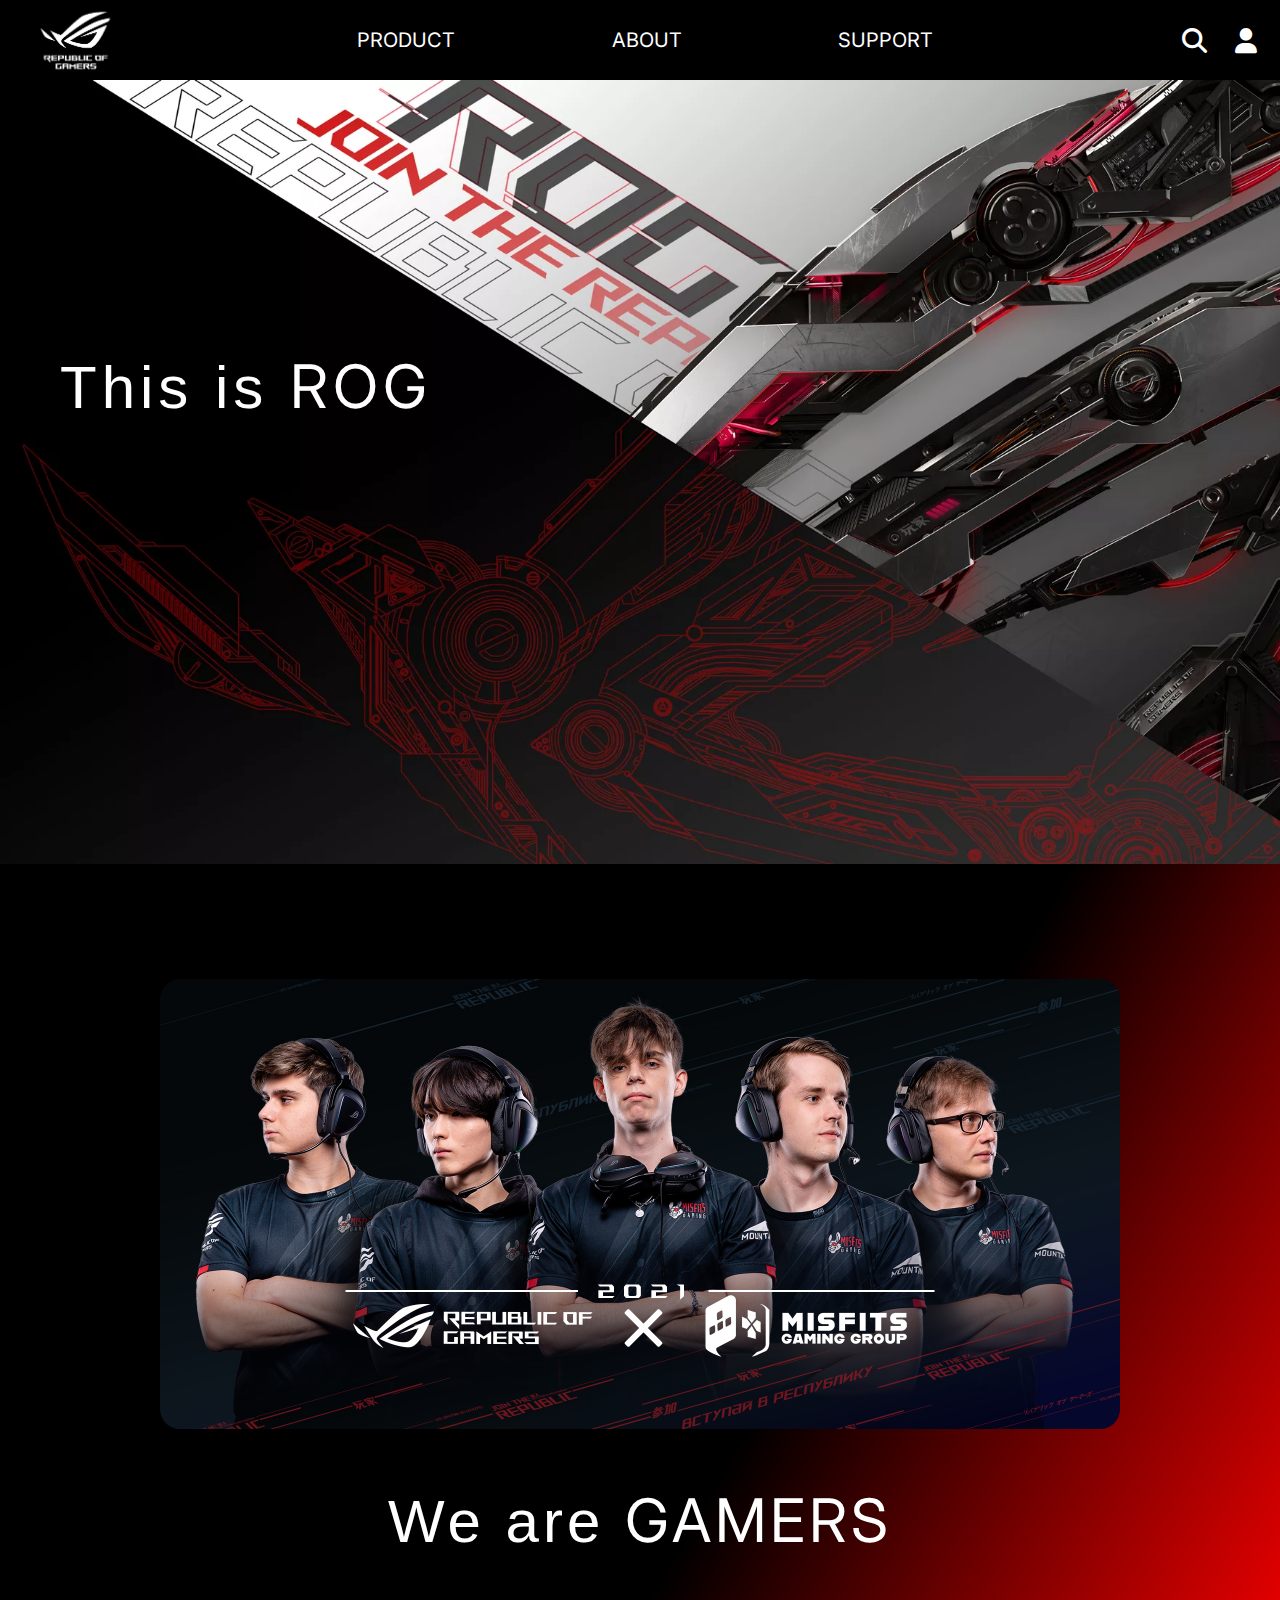
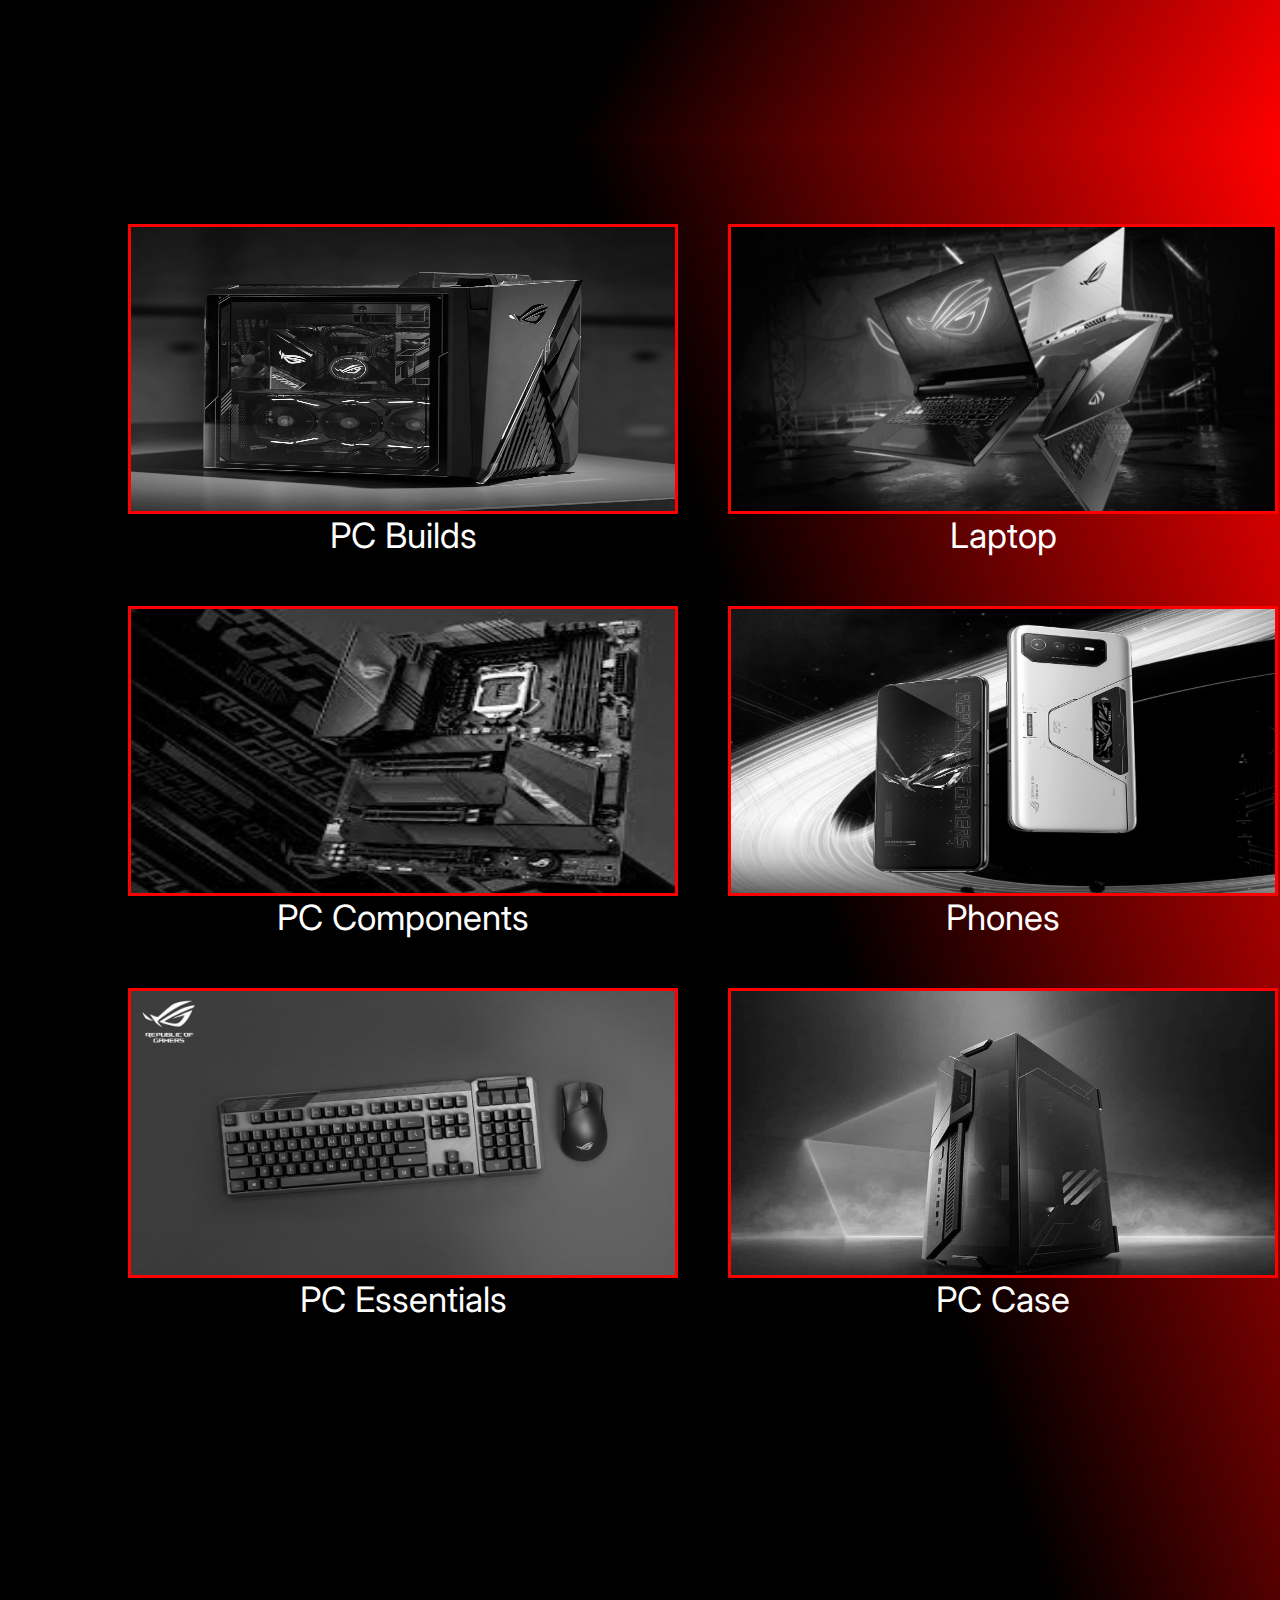
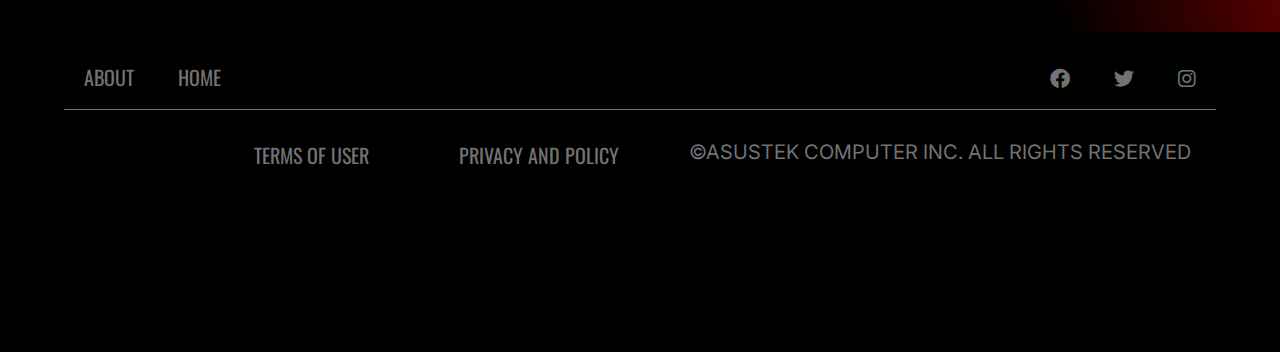
<file: index.html>
<!DOCTYPE html>
<html lang="en">
<head>
    <meta charset="UTF-8">
    <meta http-equiv="X-UA-Compatible" content="IE=edge">
    <meta name="viewport" content="width=device-width, initial-scale=1.0">
    <title>Asus Rog</title>
    <link rel="stylesheet" href="style.css">
    <link rel="stylesheet" href="/fas-faweb/css/all.min.css">
    <link rel="preconnect" href="https://fonts.googleapis.com">
    <link rel="preconnect" href="https://fonts.gstatic.com" crossorigin><link href="https://fonts.googleapis.com/css2?family=Inter:wght@200&display=swap" rel="stylesheet">
    <link rel="preconnect" href="https://fonts.googleapis.com">
    <link rel="preconnect" href="https://fonts.gstatic.com" crossorigin>
    <link href="https://fonts.googleapis.com/css2?family=Inter:wght@200&family=Oswald:wght@300&display=swap" rel="stylesheet">

</head>
<body>
        <div class="navbar">
            <div class="navbarsection imgsec">
                <a href="./index.html" class="navroglogo"><img src="rog.png" alt="roglogo"></a>
            </div>
            <div class="navbarsection navC">
                <a href="./productP.html" class="navcontents">PRODUCT</a>
                <a href="./zabout.html" class="navcontents">ABOUT</a>
                <a href="support.html" class="navcontents">SUPPORT</a>
            </div>
            <div class="navbarsection navicons">
                <div class="sAndA navasuslogo"></div>
                <div class="sAndA"><i class="fa-solid fa-magnifying-glass"></i></div>
                <div class="sAndA"><i class="fa-solid fa-user"></i></div>
            </div>
        </div>

        <div class="homepage1">
            <div class="hp1Text">
                <p>This is <span>ROG</span></p>
            </div>
        </div>

        <div class="homepage2">
            <div class="wearerog">
                <img src="hp2.jpg" alt="">
            </div>
            <div class="hp2txt">
                <p>We are <span>GAMERS</span></p>
            </div>
        </div>

        <div class="homepage3">
            <div class="categorygridC">
                <div class="cgitem">
                    <div class="cgter">
                        <img src="desktop.jfif" alt="">
                    </div>
                    <p>PC Builds</p>
                </div>
                <div class="cgitem">
                    <div class="cgter">
                        <img src="laptop.jfif" alt="">
                    </div>
                    <p>Laptop</p>
                </div>
                <div class="cgitem">
                    <div class="cgter">
                        <img src="pccomponents.jfif" alt="">
                    </div>
                    <p>PC Components</p>
                </div>
                <div class="cgitem">
                    <div class="cgter">
                        <img src="phone.jpg" alt="">
                    </div>
                    <p>Phones</p>
                </div>
                <div class="cgitem">
                    <div class="cgter">
                        <img src="rogkeyboard.jfif" alt="">
                    </div>
                    <p>PC Essentials</p>
                </div>
                <div class="cgitem">
                    <div class="cgter">
                        <img src="rogpcase.jpeg" alt="">
                    </div>
                    <p>PC Case</p>
                </div>
        </div> </div>

        <div class="footer">
            <div class="containerfter">
                <div class="fterelements home">
                    <a href="#">ABOUT</a>
                    <a href="#">HOME</a>
                </div>
                <div class="fterelements">
                    <a href="#" class="socials"><i class="fa-brands fa-facebook"></i></a>
                    <a href="#" class="socials"><i class="fa-brands fa-twitter"></i></a>
                    <a href="#" class="socials"><i class="fa-brands fa-instagram"></i></a>
                </div>
            </div>
            <div class="scndftercontainer">
                <div class="scndfter">
                    <a href="#">TERMS OF USER</a>
                </div>
                <div class="scndfter">
                    <a href="#">PRIVACY AND POLICY</a>
                </div>
                <div class="scndfter">
                    <p>©ASUSTEK COMPUTER INC. ALL RIGHTS RESERVED</p>
                </div>
            </div>
        </div>
</body>
</html>



<!--This is my first full website I've ever created. Finished date at 12/30/2022 at 7:50PM. No users profile 
and search beause it's still pure html,css, and some dom manipulation prolly get bak at it when mastered 
javasript and some backend languages.=) -->
</file>
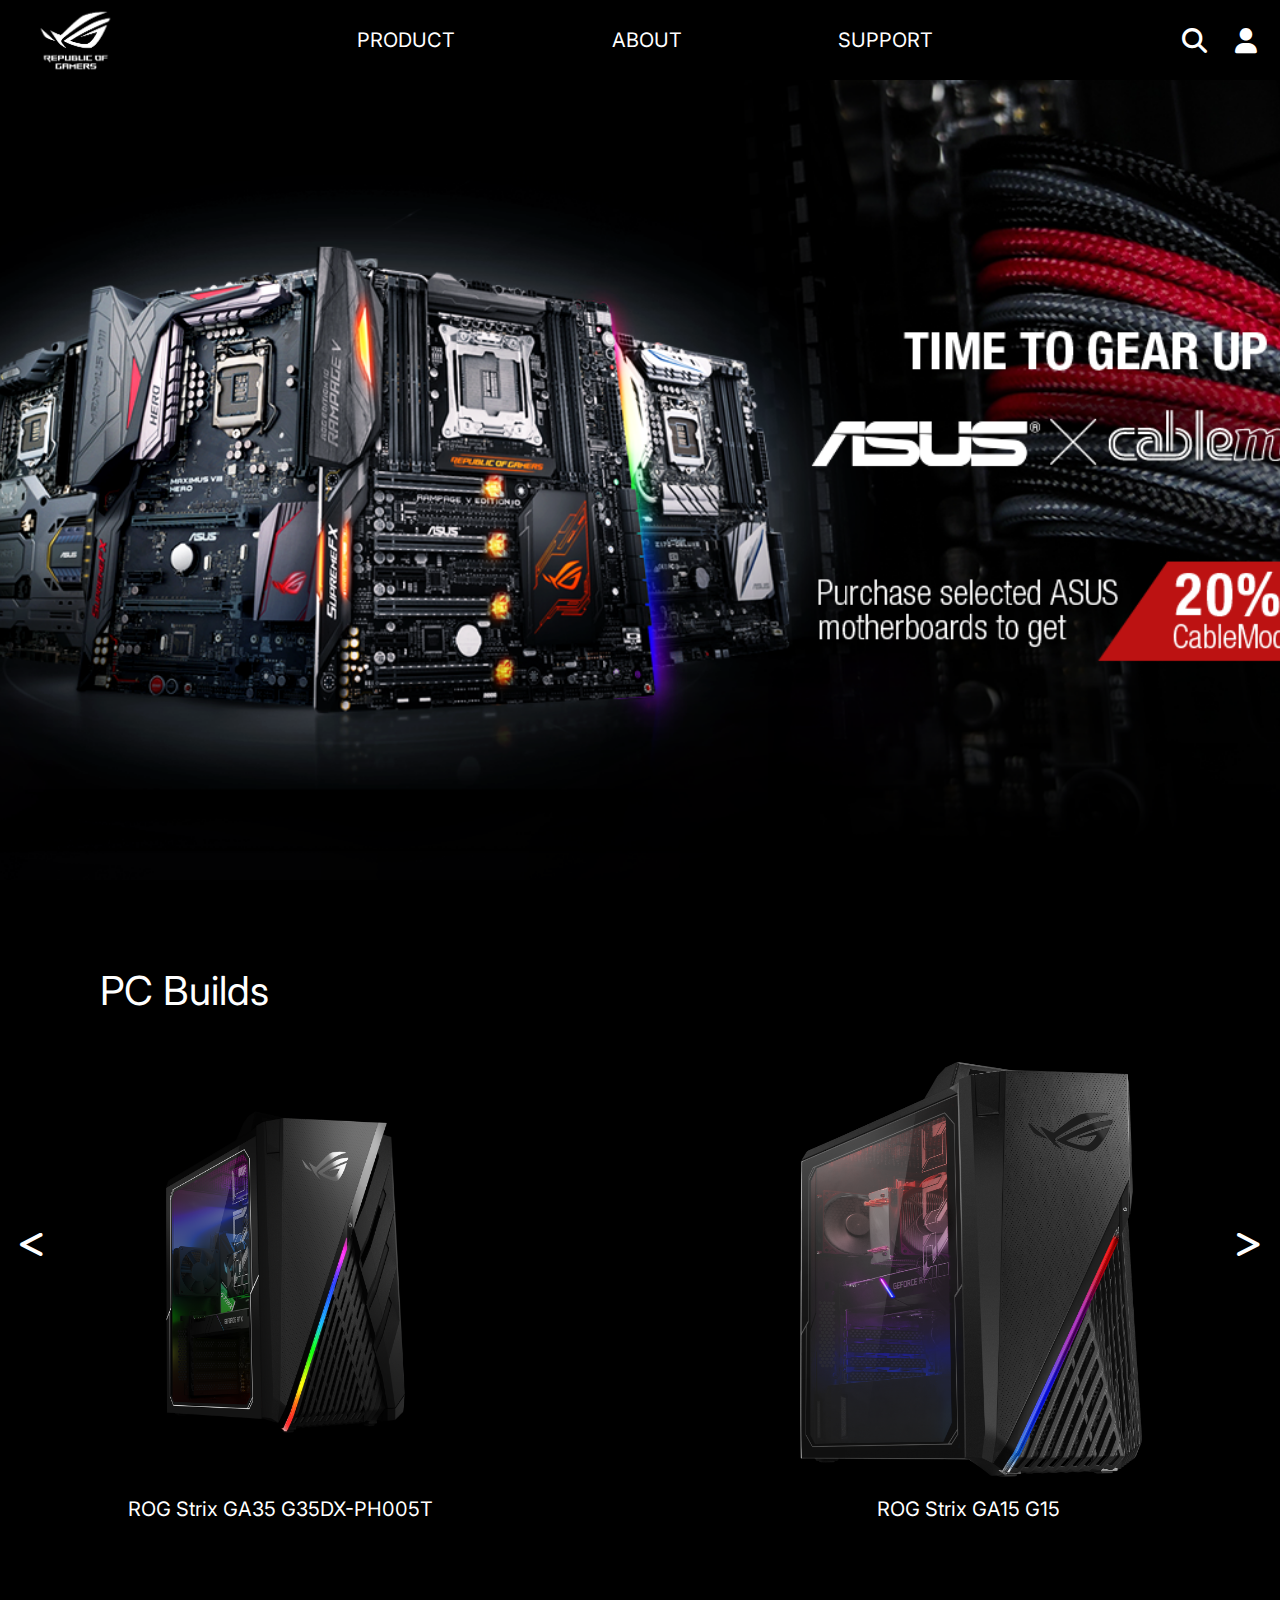
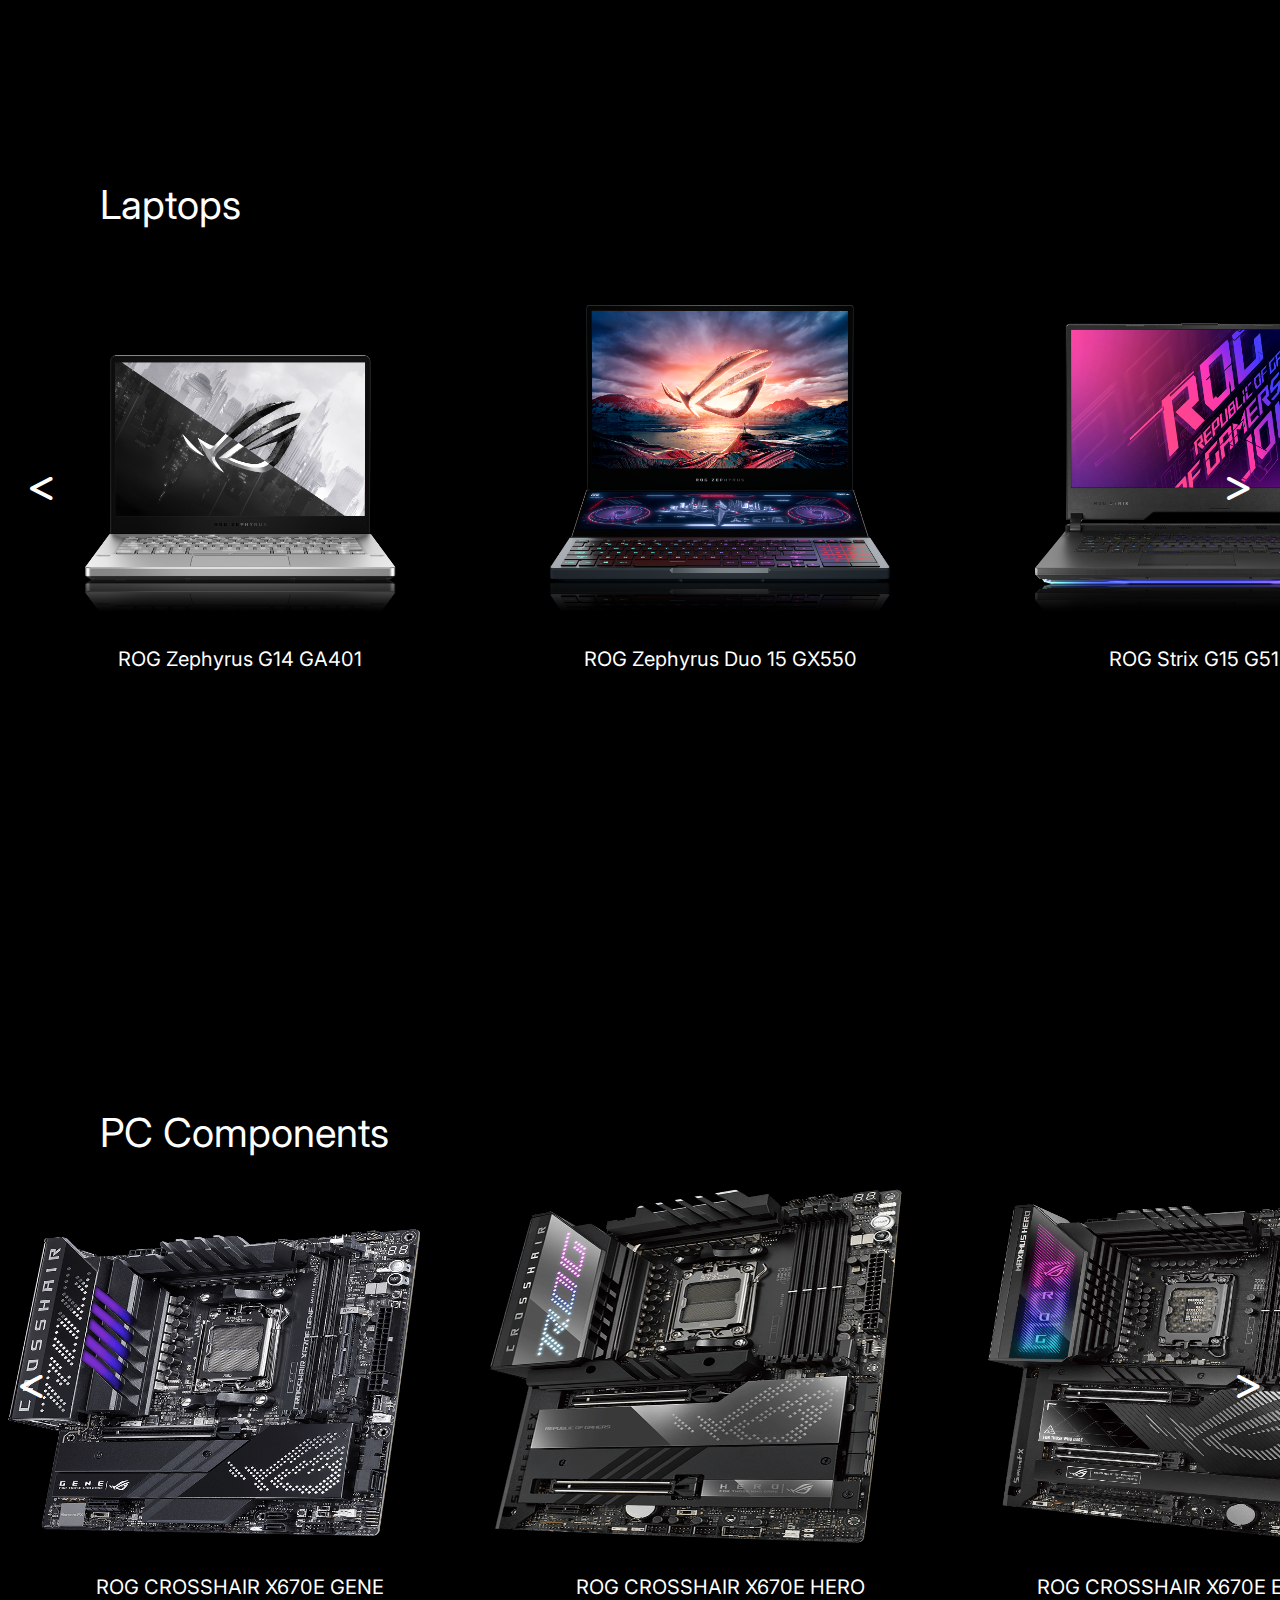
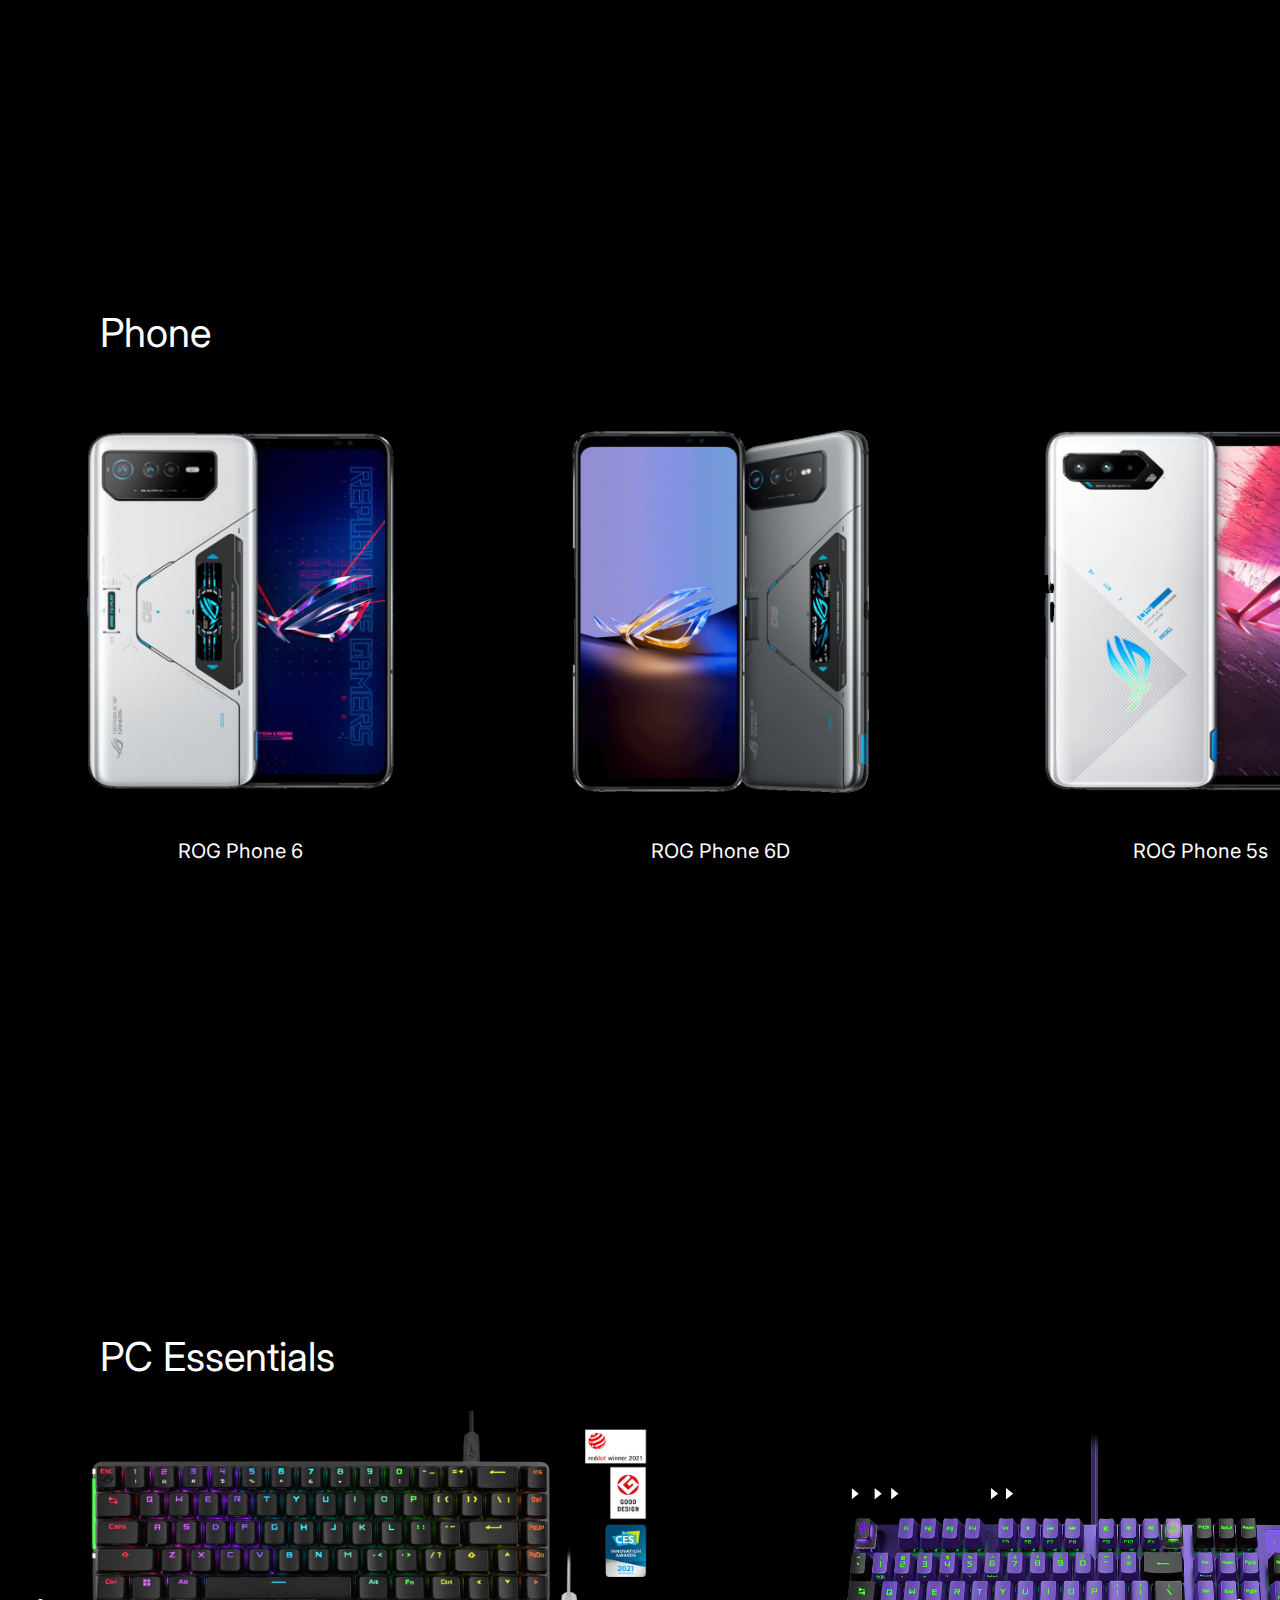
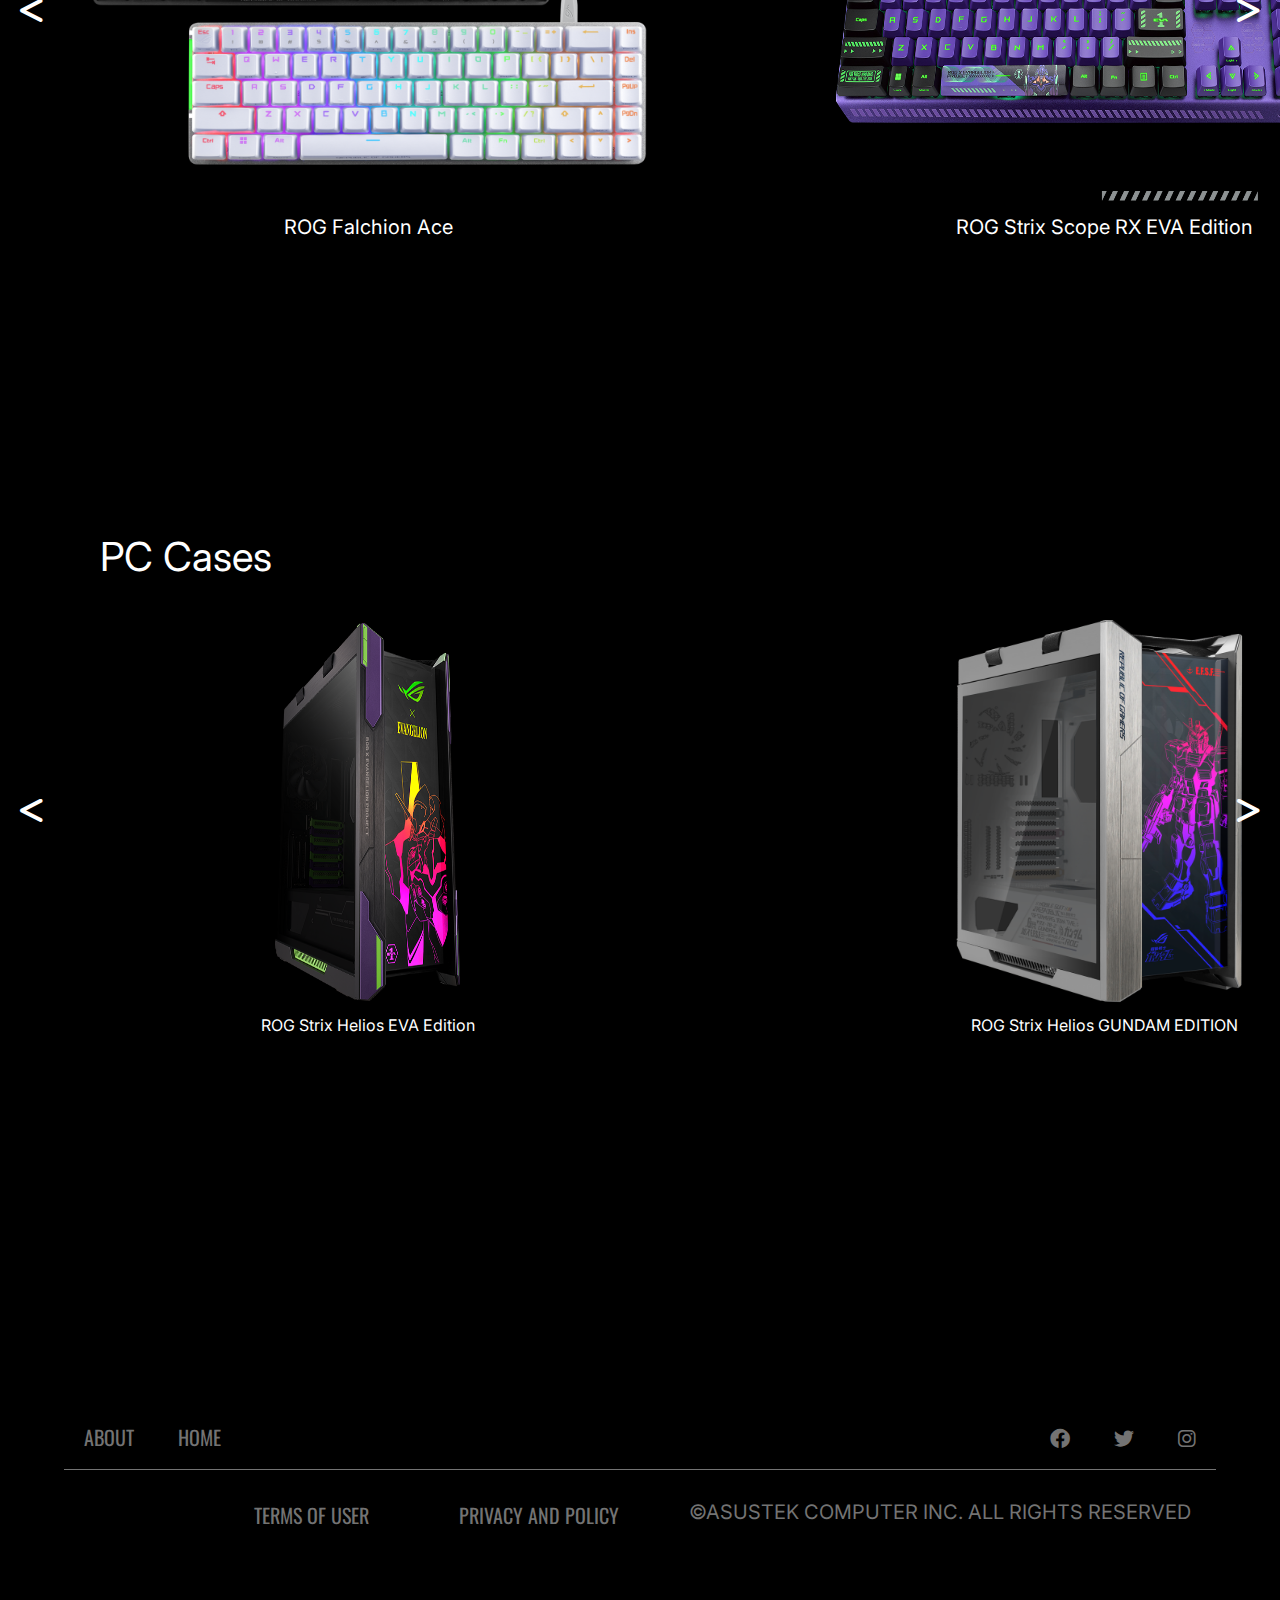
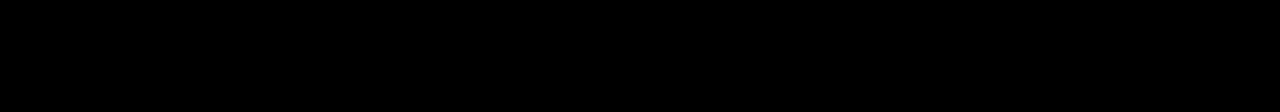
<file: productP.html>
<!DOCTYPE html>
<html lang="en">
<head>
    <meta charset="UTF-8">
    <meta http-equiv="X-UA-Compatible" content="IE=edge">
    <meta name="viewport" content="width=device-width, initial-scale=1.0">
    <title>Asus Rog</title>
    <link rel="stylesheet" href="productPstyle.css">
    <link rel="stylesheet" href="/fas-faweb/css/all.min.css">
    <link href="https://fonts.googleapis.com/css2?family=Inter:wght@200&family=Oswald:wght@300&display=swap" rel="stylesheet">
</head>
<body>
    <div class="navbar">
        <div class="navbarsection imgsec">
            <a href="./index.html" class="navroglogo"><img src="rog.png" alt="roglogo"></a>
        </div>
        <div class="navbarsection navC">
            <a href="./productP.html" class="navcontents">PRODUCT</a>
            <a href="./zabout.html" class="navcontents">ABOUT</a>
            <a href="support.html" class="navcontents">SUPPORT</a>
        </div>
        <div class="navbarsection navicons">
            <div class="sAndA navasuslogo"></div>
            <div class="sAndA"><i class="fa-solid fa-magnifying-glass"></i></div>
            <div class="sAndA"><i class="fa-solid fa-user"></i></div>
        </div>
    </div>
    <div class="ppage1">
        <i class="fa-solid fa-less-than" id="prev"></i>
        <i class="fa-solid fa-greater-than" id="next"></i>
        <div class="ppage1cter">
            
            <div class="whatsnewelts frstslide">
                
            </div>
            <div class="whatsnewelts scndslide">
                
            </div>
            <div class="whatsnewelts thrdslide">
                
            </div>
            <div class="whatsnewelts frthslide">
                
            </div>
        </div>
    </div>

    <div class="ppage2">
        <div class="pcbuilds">
            <p>PC Builds</p>
                <div class="pcbslider">    
                    <div class="pcbwrapper">
                        <div class="pbconts">
                            <img src="pcb1.png" alt="">
                            <p>ROG Strix GA35 G35DX-PH005T</p>
                            <div class="moreinf">
                                <p>Processor: AMD Ryzen™ 9 3900X Processor</p>
                                <p>Graphics: NVIDIA® GeForce® RTX 2070S 8GB</p>
                                <p>Memory: 16GB DDR4-3200 LO-DIMM</p>
                                <p>Sata: 8 x SATA 6.0Gb/s ports</p>
                                <p>Storage: 2TB SATA 7200RPM 3.5" HDD,1TB M.2 NVMe™ PCIe® 3.0 SSD</p>
                            </div>
                        </div>
                        <div class="pbconts scndpbconts">
                            <img src="pcb2.jfif" alt="">
                            <p>ROG Strix GA15 G15</p>
                            <div class="moreinf">
                                <p>Processor: AMD Ryzen™ 7 3800X Processor</p>
                                <p>Graphics: NVIDIA® GeForce® RTX 2060S 8GB</p>
                                <p>Memory: 8GB DDR4-3200 LO-DIMM</p>
                                <p>Sata: 4 x SATA 6.0Gb/s ports</p>
                                <p>Storage: 1TB SATA 7200RPM 3.5" HDD, 512GB M.2 NVMe™ PCIe® 3.0 SSD</p>
                            </div>
                        </div>
                        <div class="pbconts">
                            <img src="pcb3.png" alt="">
                            <p>ROG Huracan G21CX</p>
                            <div class="moreinf">
                                <p>Processor: Intel® Core™ i7-9700K Processor 3.6 GHZ </p>
                                <p>Graphics: NVIDIA® GeForce® RTX 2060S 8GB</p>
                                <p>Memory: 8GB DDR4-2666 SO-DIMM</p>
                                <p>Sata: 4 x SATA 6.0Gb/s ports</p>
                                <p>Storage: 1TB SATA 7200RPM 3.5" HDD, 512GB M.2 NVMe™ PCIe® 3.0 Performance SSD</p>
                            </div>
                        </div>
                        <div class="pbconts frthpbconts">
                            <img src="pcb4.png" alt="">
                            <p>ROG Strix GL10CS</p>
                            <div class="moreinf">
                                <p>Processor: Intel® Core™ i5-9400 Processor 2.9 GHz </p>
                                <p>Graphics: NVIDIA® GeForce® GT 1030 2GB</p>
                                <p>Memory: 4GB DDR4-2666 LO-DIMM</p>
                                <p>Sata: 4 x SATA 6.0Gb/s ports</p>
                                <p>Storage: 1TB SATA 7200RPM 3.5" HDD</p>
                            </div>
                        </div>
                        <div class="pbconts">
                            <img src="pcb5.png" alt="">
                            <p>ROG Strix GA35 G35DX-PH002T</p>
                            <div class="moreinf">
                                <p>Processor: AMD Ryzen™ 9 3900X Processor</p>
                                <p>Graphics: NVIDIA® GeForce® RTX 2070S 8GB</p>
                                <p>Memory: 16GB DDR4-3200 LO-DIMM</p>
                                <p>Sata: 8 x SATA 6.0Gb/s ports</p>
                                <p>Storage: 2TB SATA 7200RPM 3.5" HDD,1TB M.2 NVMe™ PCIe® 3.0 SSD</p>
                            </div>
                        </div>
                    </div>
                </div>
                <i class="fa-solid fa-less-than" id="pcbprev"></i>
                <i class="fa-solid fa-greater-than" id="pcbnext"></i>
        </div>
    </div>

    <div class="ppage3">
        <div class="laptops">
            <p>Laptops</p>
                <div class="laptopslider">    
                    <div class="laptopwrap">
                        <div class="lapconts">
                            <img src="lapT1.png" alt="">
                            <p>ROG Zephyrus G14 GA401</p>
                            <div class="moreinf">
                                <p>Processor: AMD Ryzen™ 5 4600HS Mobile Processor</p>
                                <p>Graphics:NVIDIA® GeForce GTX™ 1650 4GB GDDR6</p>
                                <p>Memory: 8GB DDR4 on board Max Capacity: 24GB</p>
                                <p>Storage: 512GB PCIe® 3.0 NVMe™ M.2 SSD</p>
                                <p>Battery: 76WHrs, 4S1P, 4-cell Li-ion</p>
                                <p>Weight: 1.60 Kg (3.53 lbs)</p>
                            </div>
                        </div>
                        <div class="lapconts">
                            <img src="lapP2.png" alt="">
                            <p>ROG Zephyrus Duo 15 GX550</p>
                            <div class="moreinf">
                                <p>Processor: Intel® Core™ i7-10875H Processor 2.3 GHz </p>
                                <p>Graphics: NVIDIA® GeForce® RTX 2070 SUPER™ with Max-Q Design 8GB GDDR6</p>
                                <p>Memory: 16GB DDR4 on board 16GB DDR4 on board Max Capacity: 48GB</p>
                                <p>Storage: 1TB + 1TB PCIe® 3.0 NVMe™ M.2 Performance RAID0 SSD</p>
                                <p>Battery: 90WHrs, 4S1P, 4-cell Li-ion</p>
                                <p>Weight: 2.48 Kg (5.47 lbs)</p>
                            </div>
                        </div>
                        <div class="lapconts">
                            <img src="lapT3.png" alt="">
                            <p>ROG Strix G15 G512</p>
                            <div class="moreinf">
                                <p>Processor: Intel® Core™ i7-10750H Processor 2.6 GHz </p>
                                <p>Graphics: NVIDIA® GeForce® RTX 2070 SUPER™ 8GB GDDR6</p>
                                <p>Memory: 8GB DDR4 SO-DIMM Max Capacity: 32GB</p>
                                <p>Storage: 512GB PCIe® 3.0 NVMe™ M.2 SSD</p>
                                <p>Battery: 66WHrs, 4S1P, 4-cell Li-ion</p>
                                <p>Weight: 2.30 Kg (5.07 lbs)</p>
                            </div>
                        </div>
                        <div class="lapconts">
                            <img src="lapT4.png" alt="">
                            <p>ROG Strix SCAR 15 G532</p>
                            <div class="moreinf">
                                <p>Processor: Intel® Core™ i7-10875H Processor 2.3 GHz </p>
                                <p>Graphics: NVIDIA® GeForce RTX™ 2060 6GB GDDR6</p>
                                <p>Memory: 8GB DDR4 SO-DIMM Max Capacity: 32GB</p>
                                <p>Storage: 512GB + 512GB PCIe® 3.0 NVMe™ M.2 RAID0 SSD</p>
                                <p>Battery: 66WHrs, 4S1P, 4-cell Li-ion</p>
                                <p>Weight: 2.35 Kg (5.18 lbs)</p>
                            </div>
                        </div>
                        <div class="lapconts">
                            <img src="lapT5.png" alt="">
                            <p>ROG Zephyrus M16 (2022)</p>
                            <div class="moreinf">
                                <p>Processor: 12th Gen Intel® Core™ i9-12900H Processor 2.5 GHz</p>
                                <p>Graphics: NVIDIA® GeForce RTX™ 3080 Ti Laptop GPU</p>
                                <p>Memory: 16GB DDR5 on board 16GB DDR5-4800 SO-DIMM Max Capacity: 48GB</p>
                                <p>Storage: 2TB PCIe® 4.0 NVMe™ M.2 Performance SSD</p>
                                <p>Battery: 90WHrs, 4S1P, 4-cell Li-ion</p>
                                <p>Weight: 2.00 Kg (4.41 lbs)</p>
                            </div>
                        </div>
                        <div class="lapconts">
                            <img src="lapT6.png" alt="">
                            <p>ROG Zephyrus S17 GX703</p>
                            <div class="moreinf">
                                <p>Processor: Intel® Core™ i9-11900H Processor 2.5 GHz </p>
                                <p>Graphics: NVIDIA® GeForce RTX™ 3080 Laptop GPU 
                                    NVIDIA® GeForce RTX™ 3080 Laptop GPU
                                    With ROG Boost up to 1645MHz at 125W 16GB GDDR6</p>
                                <p>Memory: 16GB DDR4 on board 16GB DDR4-3200 SO-DIMM Max Capacity: 48GB</p>
                                <p>Storage: 1TB + 1TB + 1TB PCIe® NVMe™ M.2 Performance SSD</p>
                                <p>Battery: 90WHrs, 4S1P, 4-cell Li-ion</p>
                                <p>Weight: 2.60 Kg (5.73 lbs)</p>
                            </div>
                        </div>
                    </div>
                </div>
                <i class="fa-solid fa-less-than" id="lapTprev"></i>
                <i class="fa-solid fa-greater-than" id="lapTnext"></i>
        </div>
    </div>

    <div class="ppage4">
        <div class="pcComponents">
            <p>PC Components</p>
                <div class="pcCslider">    
                    <div class="pcCwrap">
                        <div class="pcCconts">
                            <img src="pccomp1.jfif" alt="">
                            <p>ROG CROSSHAIR X670E GENE</p>
                            <div class="hovbtn">
                                <button>SEE MORE</button>
                            </div>
                        </div>
                        <div class="pcCconts">
                            <img src="pccomp2.png" alt="">
                            <p>ROG CROSSHAIR X670E HERO</p>
                            <div class="hovbtn">
                                <button>SEE MORE</button>
                            </div>
                        </div>
                        <div class="pcCconts">
                            <img src="pccomp3.png" alt="">
                            <p>ROG CROSSHAIR X670E EXTREME</p>
                            <div class="hovbtn">
                                <button>SEE MORE</button>
                            </div>
                        </div>
                        <div class="pcCconts pcC6t">
                            <img src="pccomp4.png">
                            <p>ROG STRIX B650-A GAMING WIFI</p>
                            <div class="hovbtn">
                                <button>SEE MORE</button>
                            </div>
                        </div>
                        <div class="pcCconts pcC7t">
                            <img src="pccomp6.png" alt="">
                            <p>ROG Strix LC GeForce RTX 3090 Ti OC Edition</p>
                            <div class="hovbtn">
                                <button>SEE MORE</button>
                            </div>
                        </div>
                        <div class="pcCconts pcC8t">
                            <img src="pccomp7.png" alt="">
                            <p>ROG Strix GeForce RTX™ 4080 16GB GDDR6X</p>
                            <div class="hovbtn">
                                <button>SEE MORE</button>
                            </div>
                        </div>
                        <div class="pcCconts frthlstitm">
                            <img src="pccomp8.png" alt="">
                            <p>ROG-MATRIX-RTX2080TI-P11G-GAMING</p>
                            <div class="hovbtn">
                                <button>SEE MORE</button>
                            </div>
                        </div>
                        <div class="pcCconts thrdlstitm">
                            <img src="pccomp9.jfif" alt="">
                            <p>ROG Strix GeForce RTX™ 3080 12GB GDDR6X OC EVA Edition</p>
                            <div class="hovbtn">
                                <button>SEE MORE</button>
                            </div>
                        </div>
                        <div class="pcCconts scndlstitm">
                            <img src="pccomp10.png" alt="">
                            <p>ROG-THOR-1600T-GAMING</p>
                            <div class="hovbtn">
                                <button>SEE MORE</button>
                            </div>
                        </div>
                        <div class="pcCconts lastitm">
                            <img src="pccomp11.png" alt="">
                            <p>ROG Thor 1000W Platinum II EVA Edition</p>
                            <div class="hovbtn">
                                <button>SEE MORE</button>
                            </div>
                        </div>
                    </div>
                </div>
                <i class="fa-solid fa-less-than" id="pccprev"></i>
                <i class="fa-solid fa-greater-than" id="pccnext"></i>
        </div>
    </div>

    <div class="ppage5">
        <div class="fon">
            <p>Phone</p>
                <div class="fonslider">    
                    <div class="fonwrap">
                        <div class="fonconts">
                            <img src="fon1.png" alt="">
                            <p>ROG Phone 6</p>
                            <div class="moreinf">
                                <p>Processor: Qualcomm® Snapdragon® 8+ Gen 1 Mobile Platform Qualcomm® Adreno™ 730</p>
                                <p>Memory: LPDDR5 8GB</p>
                                <p>Storage: UFS3.1 256GB</p>
                                <p>Rear Camera: 50 MP image sensor - 1/1.56” large sensor Second Rear Camera: 13 MP, Ultrawide-angle camera Third Rear Camera: 5 MP, Macro</p>
                                <p>Security: BIOS Administrator Password and User Password Protection FingerPrint: YES</p>
                                <p>Battery: 90WHrs, 4S1P, 4-cell Li-ion</p>
                            </div>
                        </div>
                        <div class="fonconts">
                            <img src="fon2.png" alt="">
                            <p>ROG Phone 6D</p>
                            <div class="moreinf">
                                <p>Processor: MediaTek Dimensity 9000+ Mobile Platform Mali-G710</p>
                                <p>Memory: LPDDR5X 16GB</p>
                                <p>Storage: UFS3.1 256GB</p>
                                <p>Rear Camera: 50 MP image sensor - 1/1.56” large sensor 13 MP, Ultrawide-angle camera  5 MP, Macro</p>
                                <p>Front Camera: 12 MP, 27.5mm equivalent focal length in 35mm film camera </p>
                                <p>Security: In-display fingerprint sensor and face recognition</p>
                                <p>Battery: Equivalent 6000 mAh (typical) high capacity battery, supports PD Charging</p>
                            </div>
                        </div>
                        <div class="fonconts">
                            <img src="fon3.png" alt="">
                            <p>ROG Phone 5s</p>
                            <div class="moreinf">
                                <p>Processor: Qualcomm® Snapdragon® 888+ 5G Mobile <br> Platform Qualcomm® Adreno™ 660</p>
                                <p>Memory: LPDDR5 18GB</p>
                                <p>Storage: UFS3.1 512GB</p>
                                <p>Rear Camera: MP image sensor - 1/1.73” large sensor </p>
                                <p>Front Camera: 24 MP. 27mm equivalent focal length in <br> 35mm film camera</p>
                                <p>Battery: Equivalent 6000 mAh (typical) high-capacity battery, supports Quick Charge 5.0 and PD Charging</p>
                            </div>
                        </div>
                    </div>
                </div>
                <i class="fa-solid fa-less-than" id="fonprev"></i>
                <i class="fa-solid fa-greater-than" id="fonnext"></i>
        </div>
    </div>

    <div class="ppage6">
        <div class="pcE">
            <p>PC Essentials</p>
                <div class="pcEslider">    
                    <div class="pcEwrap">
                        <div class="pcEconts">
                            <img src="pcE1.png" alt="">
                            <p>ROG Falchion Ace</p>
                            <div class="hovbtn">
                                <button>SEE MORE</button>
                            </div>
                        </div>
                        <div class="pcEconts">
                            <img src="pcE2.png" alt="">
                            <p>ROG Strix Scope RX EVA Edition</p>
                            <div class="hovbtn">
                                <button>SEE MORE</button>
                            </div>
                        </div>
                        <div class="pcEconts">
                            <img src="pcE3.png" alt="">
                            <p>ROG Strix Scope NX</p>
                            <div class="hovbtn">
                                <button>SEE MORE</button>
                            </div>
                        </div>
                        <div class="pcEconts">
                            <img src="pcE4.png" alt="">
                            <p>ROG Strix Scope TKL GUNDAM EDITION</p>
                            <div class="hovbtn">
                                <button>SEE MORE</button>
                            </div>
                        </div>
                        <div class="pcEconts">
                            <img src="pcE5.png" alt="">
                            <p>ROG Falchion</p>
                            <div class="hovbtn">
                                <button>SEE MORE</button>
                            </div>
                        </div>
                        <div class="pcEconts">
                            <img src="pcE6.png" alt="">
                            <p>ROG Strix Impact III</p>
                            <div class="hovbtn">
                                <button>SEE MORE</button>
                            </div>
                        </div>
                        <div class="pcEconts">
                            <img src="pcE7.png" alt="">
                            <p>ROG Keris Wireless AimPoint</p>
                            <div class="hovbtn">
                                <button>SEE MORE</button>
                            </div>
                        </div>
                        <div class="pcEconts">
                            <img src="pcE8.png" alt="">
                            <p>ROG Gladius III Wireless AimPoint</p>
                            <div class="hovbtn">
                                <button>SEE MORE</button>
                            </div>
                        </div>
                        <div class="pcEconts">
                            <img src="pcE9.png" alt="">
                            <p>ROG Chakram X</p>
                            <div class="hovbtn">
                                <button>SEE MORE</button>
                            </div>
                        </div>
                        <div class="pcEconts">
                            <img src="pcE10.png" alt="">
                            <p>ROG Strix Impact II Wireless</p>
                            <div class="hovbtn">
                                <button>SEE MORE</button>
                            </div>
                        </div>
                        <div class="pcEconts">
                            <img src="pcE11.png" alt="">
                            <p>ROG Gladius III</p>
                            <div class="hovbtn">
                                <button>SEE MORE</button>
                            </div>
                        </div>
                    </div>
                </div>
                <i class="fa-solid fa-less-than" id="pcEprev"></i>
                <i class="fa-solid fa-greater-than" id="pcEnext"></i>
        </div>
    </div>

    <div class="ppage7">
        <div class="pcCases">
            <p>PC Cases</p>
                <div class="pcCsslider">    
                    <div class="pcCswrap">
                        <div class="pcCsconts">
                            <img src="pcCs1.png" alt="" class="frstcase">
                            <p>ROG Strix Helios EVA Edition</p>
                            <div class="hovbtn">
                                <button>SEE MORE</button>
                            </div>
                        </div>
                        <div class="pcCsconts">
                            <img src="pcCs2.png" alt="">
                            <p>ROG Strix Helios GUNDAM EDITION</p>
                            <div class="hovbtn">
                                <button>SEE MORE</button>
                            </div>
                        </div>
                        <div class="pcCsconts">
                            <img src="pcCs3.png" alt="">
                            <p>ROG Strix Helios White Edition</p>
                            <div class="hovbtn">
                                <button>SEE MORE</button>
                            </div>
                        </div>
                        <div class="pcCsconts">
                            <img src="pcCs4.png" alt="">
                            <p>ROG Z11</p>
                            <div class="hovbtn">
                                <button>SEE MORE</button>
                            </div>
                        </div>
                    </div>
                </div>
                <i class="fa-solid fa-less-than" id="pcCsprev"></i>
                <i class="fa-solid fa-greater-than" id="pcCsnext"></i>
        </div>
    </div>
    
    <div class="footer">
        <div class="containerfter">
            <div class="fterelements home">
                <a href="#">ABOUT</a>
                <a href="#">HOME</a>
            </div>
            <div class="fterelements">
                <a href="#" class="socials"><i class="fa-brands fa-facebook"></i></a>
                <a href="#" class="socials"><i class="fa-brands fa-twitter"></i></a>
                <a href="#" class="socials"><i class="fa-brands fa-instagram"></i></a>
            </div>
        </div>
        <div class="scndftercontainer">
            <div class="scndfter">
                <a href="#">TERMS OF USER</a>
            </div>
            <div class="scndfter">
                <a href="#">PRIVACY AND POLICY</a>
            </div>
            <div class="scndfter">
                <p>©ASUSTEK COMPUTER INC. ALL RIGHTS RESERVED</p>
            </div>
        </div>
    </div>
    
    
    <script src="productP.js"></script>
</body>
</html>
</file>
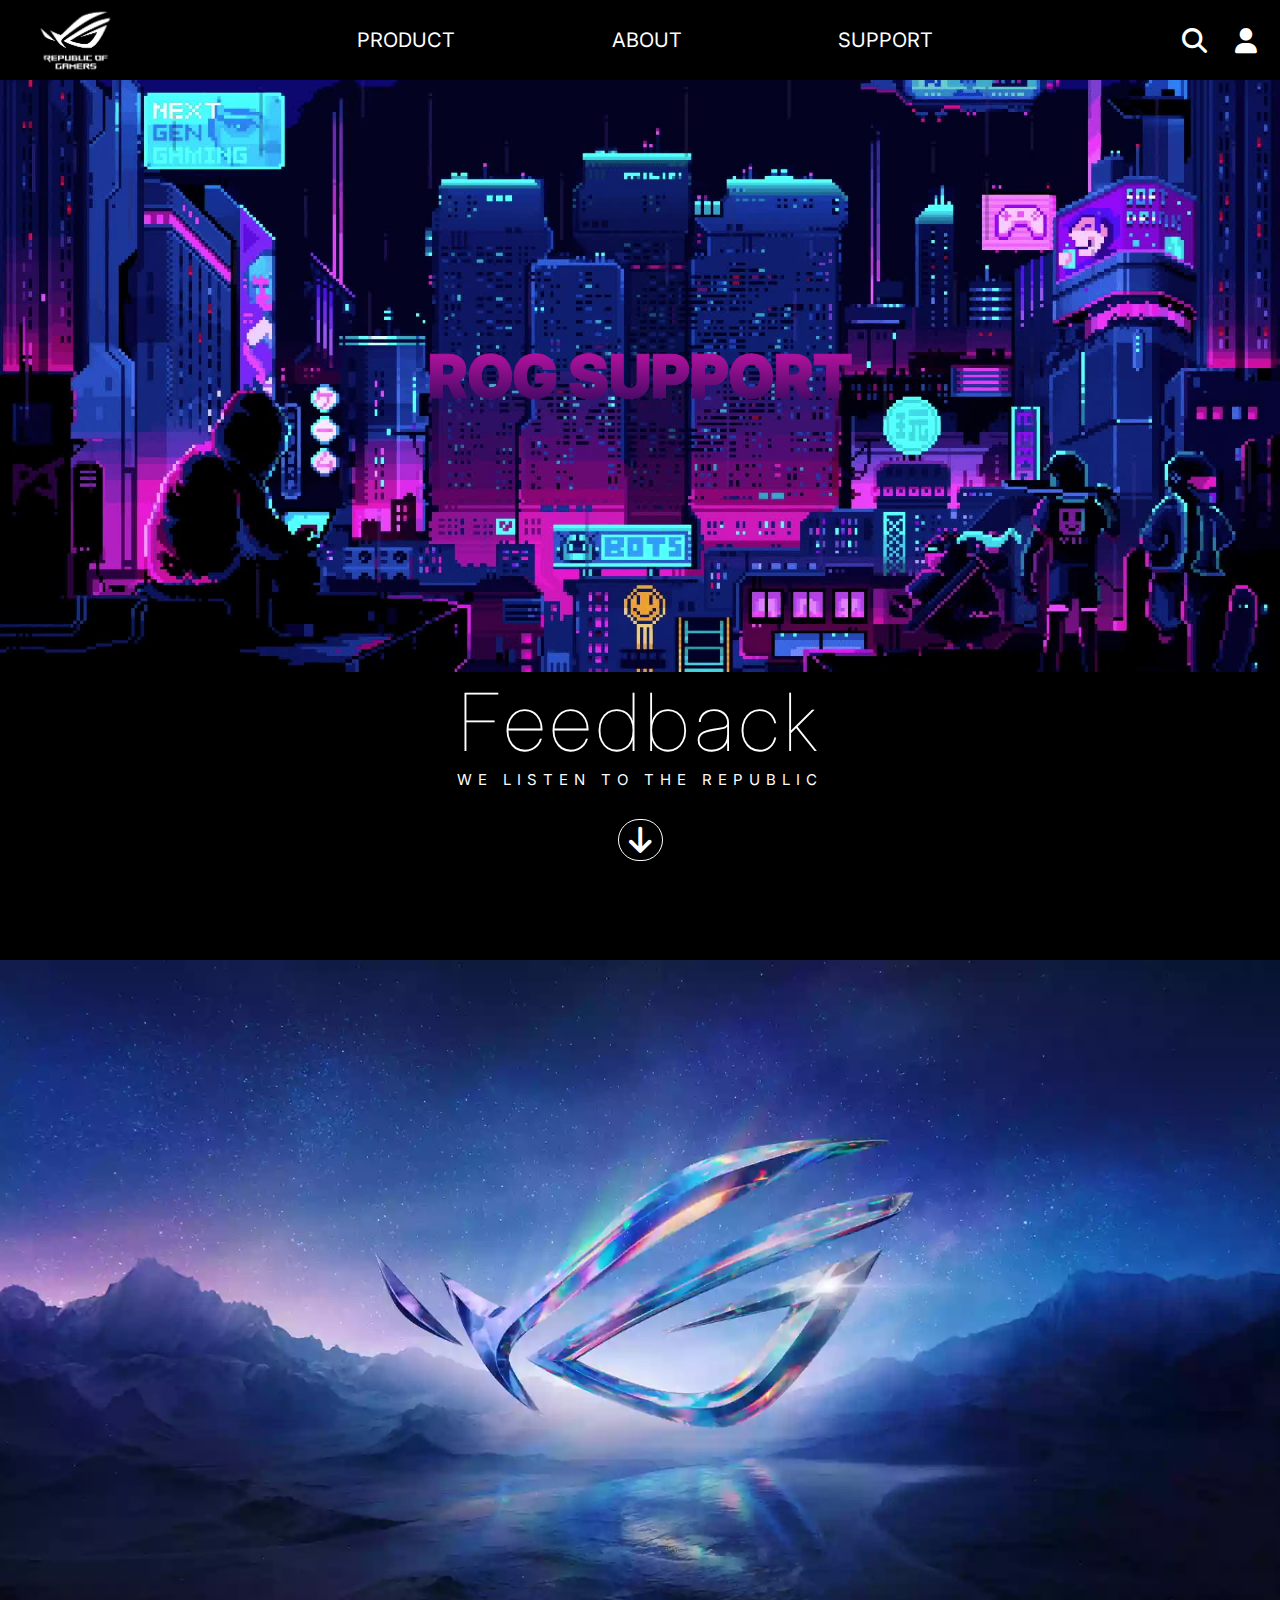
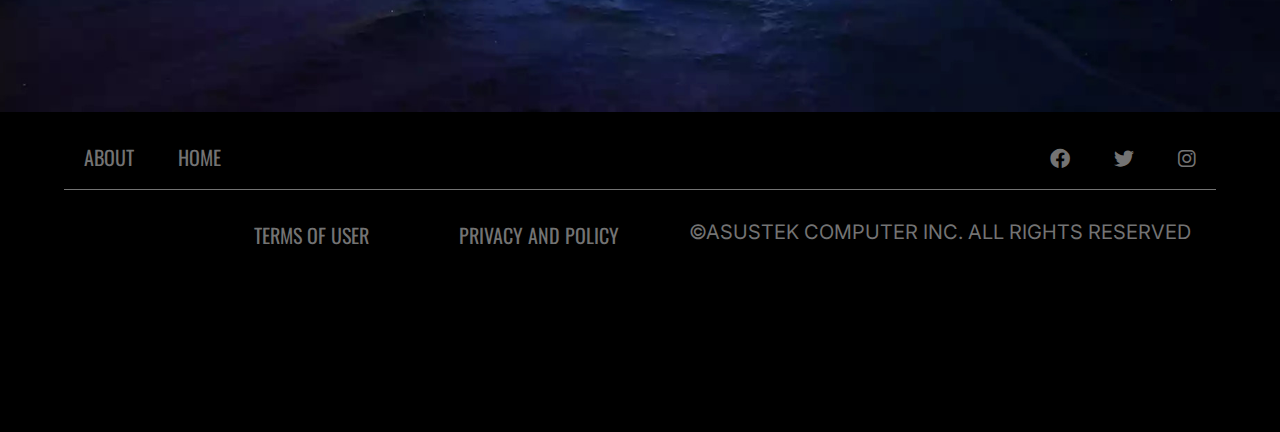
<file: support.html>
<!DOCTYPE html>
<html lang="en">
<head>
    <meta charset="UTF-8">
    <meta http-equiv="X-UA-Compatible" content="IE=edge">
    <meta name="viewport" content="width=device-width, initial-scale=1.0">
    <title>Asus Rog</title>
    <link rel="stylesheet" href="supstyle.css">
    <link rel="stylesheet" href="/fas-faweb/css/all.min.css">
    <link href="https://fonts.googleapis.com/css2?family=Inter:wght@200&family=Oswald:wght@300&display=swap" rel="stylesheet">
</head>
</head>
<body>
    <div class="navbar">
        <div class="navbarsection imgsec">
            <a href="./index.html" class="navroglogo"><img src="rog.png" alt="roglogo"></a>
        </div>
        <div class="navbarsection navC">
            <a href="./productP.html" class="navcontents">PRODUCT</a>
            <a href="./zabout.html" class="navcontents">ABOUT</a>
            <a href="./support.html" class="navcontents">SUPPORT</a>
        </div>
        <div class="navbarsection navicons">
            <div class="sAndA navasuslogo"></div>
            <div class="sAndA"><i class="fa-solid fa-magnifying-glass"></i></div>
            <div class="sAndA"><i class="fa-solid fa-user"></i></div>
        </div>
    </div>

    <div class="ppage1">
        <div class="backgroundpic">
            <div class="gradtxt">
                <h1>ROG SUPPORT</h1>
            </div>
        </div>
        <div class="fbtxt">
            <h1>Feedback</h1>
            <small>WE LISTEN TO THE REPUBLIC</small>
            <i class="fa-solid fa-arrow-down"></i>
        </div>
        <div class="txtareadiv">
            <textarea class="txtarea txtAvis" name="txtarea" id="" cols="80" rows="30" required></textarea>
            <input class="fbsub fsubvis" type="submit" value="SUBMIT">
        </div>
    </div>

<div class="ppage2">
</div>

<div class="footer">
    <div class="containerfter">
        <div class="fterelements home">
            <a href="#">ABOUT</a>
            <a href="#">HOME</a>
        </div>
        <div class="fterelements">
            <a href="#" class="socials"><i class="fa-brands fa-facebook"></i></a>
            <a href="#" class="socials"><i class="fa-brands fa-twitter"></i></a>
            <a href="#" class="socials"><i class="fa-brands fa-instagram"></i></a>
        </div>
    </div>
    <div class="scndftercontainer">
        <div class="scndfter">
            <a href="#">TERMS OF USER</a>
        </div>
        <div class="scndfter">
            <a href="#">PRIVACY AND POLICY</a>
        </div>
        <div class="scndfter">
            <p>©ASUSTEK COMPUTER INC. ALL RIGHTS RESERVED</p>
        </div>
    </div>
</div>

<script src="supscpt.js"></script>
</body>
</html>
</file>
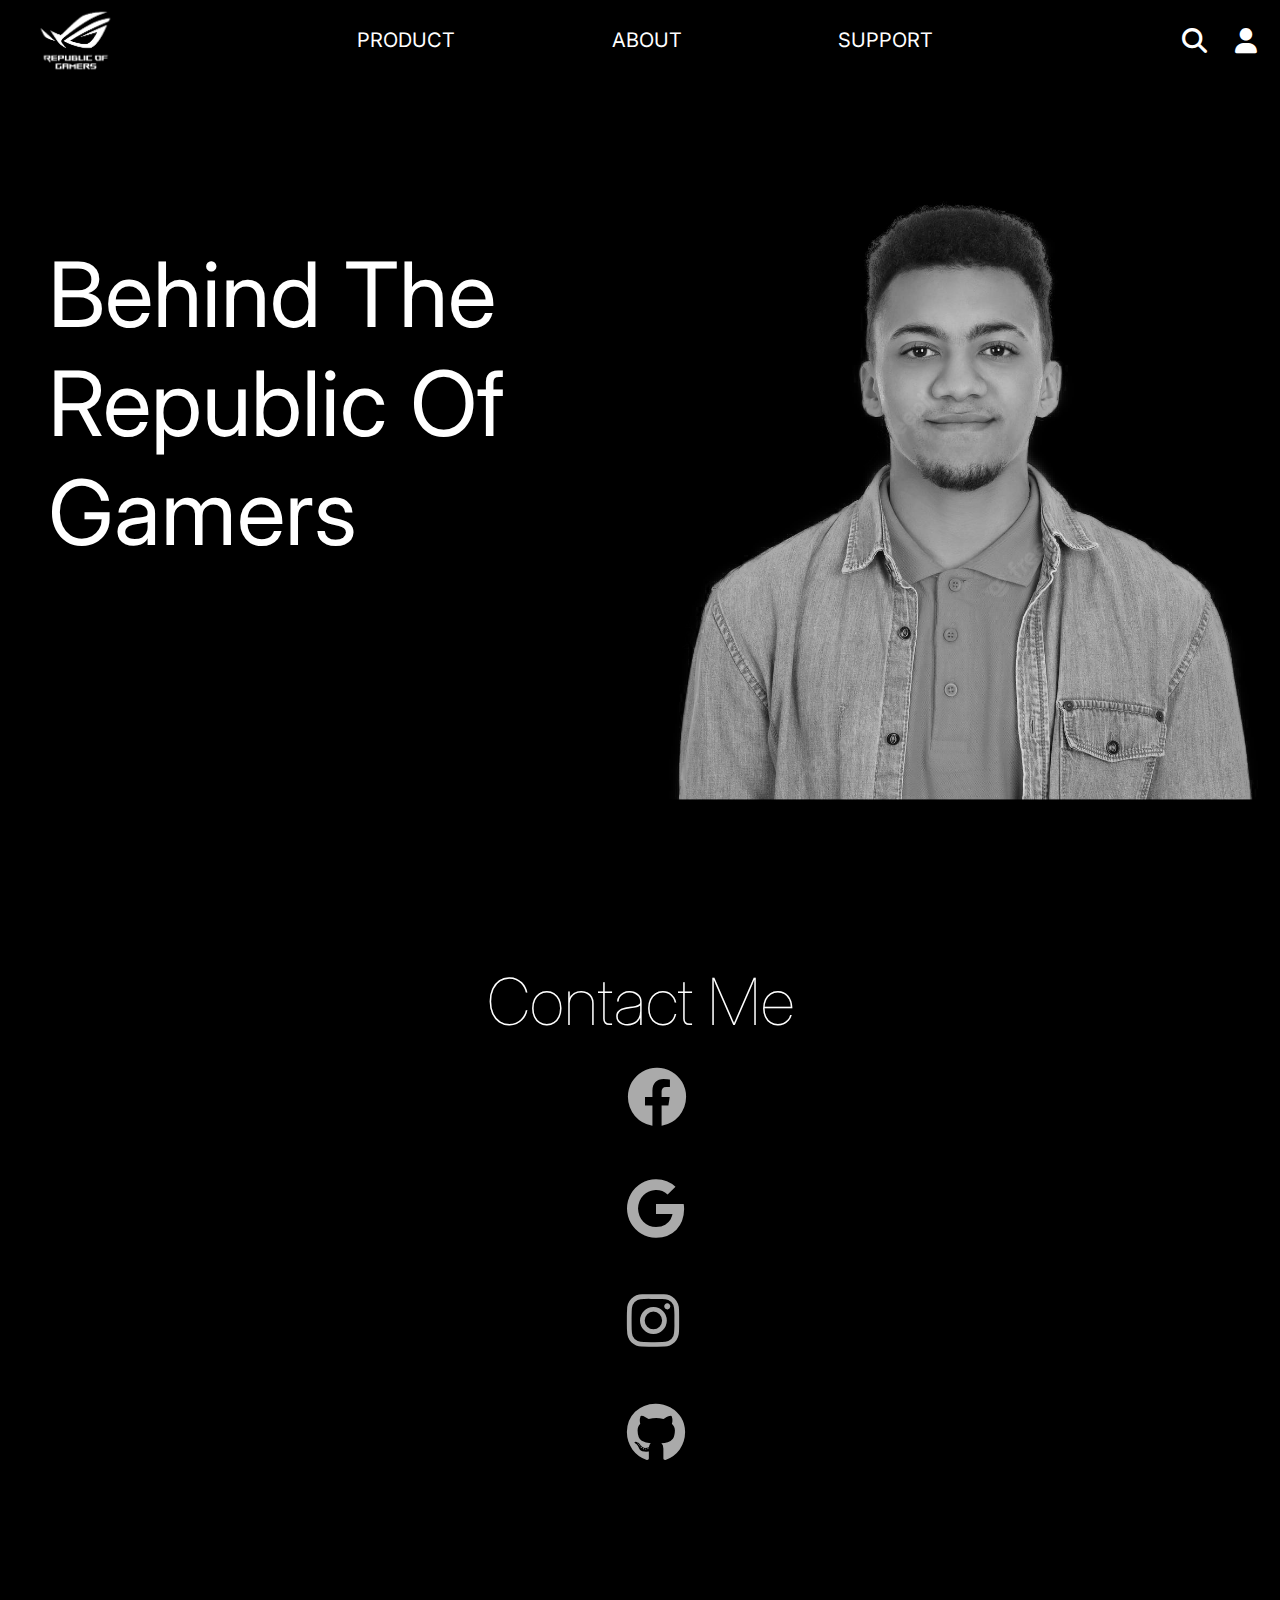
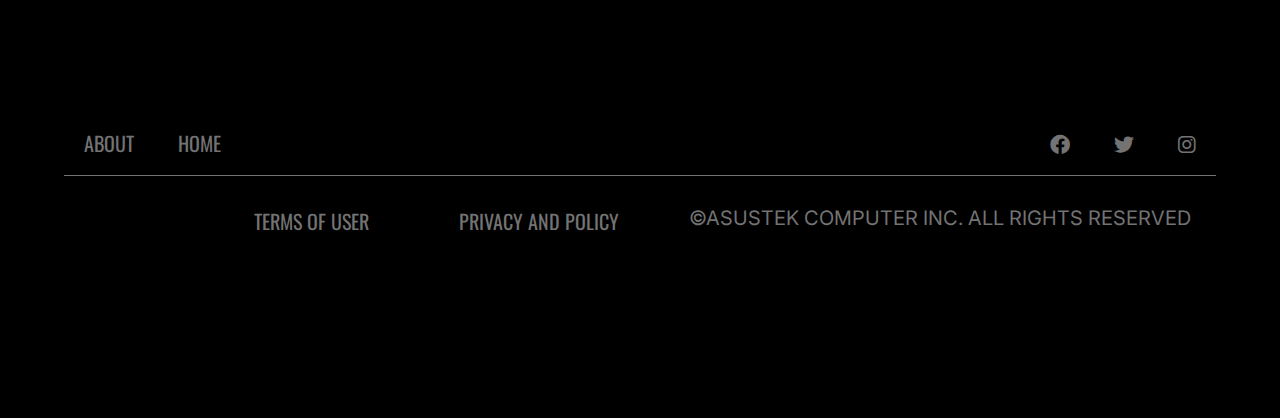
<file: zabout.html>
<!DOCTYPE html>
<html lang="en">
<head>
    <meta charset="UTF-8">
    <meta http-equiv="X-UA-Compatible" content="IE=edge">
    <meta name="viewport" content="width=device-width, initial-scale=1.0">
    <title>Asus Rog</title>
    <link rel="stylesheet" href="abtstyle.css">
    <link rel="stylesheet" href="/fas-faweb/css/all.min.css">
    <link href="https://fonts.googleapis.com/css2?family=Inter:wght@200&family=Oswald:wght@300&display=swap" rel="stylesheet">
</head>
<body>
    <div class="navbar">
        <div class="navbarsection imgsec">
            <a href="./index.html" class="navroglogo"><img src="rog.png" alt="roglogo"></a>
        </div>
        <div class="navbarsection navC">
            <a href="./productP.html" class="navcontents">PRODUCT</a>
            <a href="./zabout.html" class="navcontents">ABOUT</a>
            <a href="./support.html" class="navcontents">SUPPORT</a>
        </div>
        <div class="navbarsection navicons">
            <div class="sAndA navasuslogo"></div>
            <div class="sAndA"><i class="fa-solid fa-magnifying-glass"></i></div>
            <div class="sAndA"><i class="fa-solid fa-user"></i></div>
        </div>
    </div>

    <div class="page1">
        <div class="cter">
            <div class="cteritms txtsec">
                <div class="txtwrap">
                    <p id="rogtxt">Behind The Republic Of Gamers</p>
                    <small id="smallname">Johanes Kinnard R. cote</small>
                </div>
            </div>
            <div class="cteritms picsec">
            </div>
        </div>
    </div>

    <div class="ppage2">
        <div class="social">
            <h1>Contact Me</h1>
            <div class="socialhver">
                <div class="socicon">
                    <i class="fa-brands fa-facebook fa-scal"></i>
                </div>
                <div class="socialrev">
                    <p>Kinnard Cote</p>
                </div>
            </div>
            <div class="socialhver">
                <div class="socicon">
                    <i class="fa-brands fa-google fa-scal"></i>
                </div>
                    <div class="socialrev">
                        <p>kinnardcote@gmail.com</p>
                    </div>
                
            </div>
            <div class="socialhver">
                <div class="socicon">
                    <i class="fa-brands fa-instagram fa-scal"></i>
                </div>
                <div class="socialrev">
                    <p>cotekinnard</p>
                </div>
            </div>
            <div class="socialhver">
                <div class="socicon">
                    <i class="fa-brands fa-github fa-scal"></i>
                </div>
                <div class="socialrev">
                    <p>1naBeADev</p>
                </div>
            </div>
        </div>
    </div>

    <div class="footer">
        <div class="containerfter">
            <div class="fterelements home">
                <a href="#">ABOUT</a>
                <a href="#">HOME</a>
            </div>
            <div class="fterelements">
                <a href="#" class="socials"><i class="fa-brands fa-facebook"></i></a>
                <a href="#" class="socials"><i class="fa-brands fa-twitter"></i></a>
                <a href="#" class="socials"><i class="fa-brands fa-instagram"></i></a>
            </div>
        </div>
        <div class="scndftercontainer">
            <div class="scndfter">
                <a href="#">TERMS OF USER</a>
            </div>
            <div class="scndfter">
                <a href="#">PRIVACY AND POLICY</a>
            </div>
            <div class="scndfter">
                <p>©ASUSTEK COMPUTER INC. ALL RIGHTS RESERVED</p>
            </div>
        </div>
    </div>

    <script src="abtscpt.js"></script>
</body>
</html>
</file>
<file: style.css>
*{
    margin: 0;
    padding: 0;
    box-sizing: border-box;
    font-family: 'Inter', sans-serif;
}

.navbar{
    position: sticky;
    top: 0;
    left: 0;
    display: flex;
    justify-content: space-between;
    overflow: hidden;
    width: 100%;
    height: 80px;
    background-color: #000;
    font-family:'Segoe UI', Tahoma, Geneva, Verdana, sans-serif;
    z-index: 1;
}

.navroglogo>img{
    width: 150px;
    height: 80px;
}

.navC{
    display: flex;
    justify-content: space-between;
    align-items: center;
    width: 600px;
}

.navcontents{
    text-decoration: none;
    padding: 0 12px;
    color: #fff;
    font-size: 20px;
    transition: .5s linear;
}

.navcontents:hover{
    color: #f02e2e;
}

.navicons{
    display: flex;
    width: 140px;
    overflow: hidden;
}

.sAndA{
    display: flex;
    justify-content: center;
    align-items: center;
    padding: 0 14px;
    font-size: 25px;
    color: #fff;
    transition: .5s linear;
}

.sAndA:hover{
    color: #f02e2e;
}

.homepage1{
    width: 100%;
    height: 49em;
    background-image: url(homepageA.jpg);
    background-repeat: no-repeat;
    background-size: cover;
}

.hp1Text{
    color: #fff;
    position: absolute;
    left: 60px;
    top: 350px;
}

.hp1Text>p{
    font-size: 60px;
    font-family:'Gill Sans', 'Gill Sans MT', Calibri, 'Trebuchet MS', sans-serif;
    letter-spacing: 5px;
}

.hp1Text>p>span{
    transition: .4s linear;
}

.hp1Text>p>span:hover{
    color: #f02e2e;
}

.homepage2{
    width: 100%;
    height: 55em;
    background-image: linear-gradient(120deg, #000 60%,red);
    overflow: hidden;
}

.wearerog{
    width: 100%;
    height: 30em;
    margin-top: 100px;
    display: flex;
    justify-content: center;
    align-items: center;
}

.wearerog>img{
    width: 60em;
    border-radius: 20px;
}

.hp2txt{
    width: 100%;
    color: white;
    text-align: center;
}

.hp2txt>p{
    margin-top: 40px;
    font-size: 60px;
    font-family: 'Gill Sans', 'Gill Sans MT', Calibri, 'Trebuchet MS', sans-serif;
    letter-spacing: 4px;
}

.hp2txt>p>span{
    transition: 1s linear;
}

.hp2txt>p>span{
    transition: 1s linear;
}

.homepage3{
    background-image: linear-gradient(72deg, #000 60%,red);
    overflow: hidden;
    width: 100%;
    height: 93em;
}

.categorygridC{
    display: grid;
    grid-template-columns: auto auto;
    gap: 50px;
    width: 80%;
    margin: 5em auto;
}

.cgitem{
    color: white;
    font-size: 35px;
    text-align: center;
    font-family: 'Inter', sans-serif;
}

.cgter{
    border: 3px solid red;
    width: 550px;
    height: 290px;
    overflow: hidden;
}

.cgter>img{
    width: 550px;
    height: 285px;
    filter: grayscale(100%);
    transition: .8s linear;
}

.cgter>img:hover{
    filter: grayscale(0);
}

.footer{
    width: 100%;
    height: 20em;
    background-color: #000;
    overflow: hidden;
}

.fterelements>a,.fterelements>a,.scndfter>a{
    text-decoration: none;
    color: #737373;
    transition: linear .3s;
    font-size: 20px;
    padding: 20px;
    font-family: 'Inter', sans-serif;
    font-family: 'Oswald', sans-serif;
}

.socials{
    padding: 20px
}

.fterelements>a:hover,.fterelements>:hover,.scndfter>a:hover{
    color: red;
}

.containerfter{
    margin: 30px auto;
    display: flex;
    justify-content: space-between;
    width: 90%;
    height: 3em;
    border-bottom: 1px solid #737373;
}

.scndftercontainer{
    margin: 20px auto;
    display: flex;
    justify-content: end;
    width: 90%;
    color: #737373;
    font-size: 20px;
    font-family: 'Inter', sans-serif;
    font-family: 'Oswald', sans-serif;  
}

.scndfter{
    padding: 0 25px;
}
</file>
<file: productPstyle.css>
*{
    margin: 0;
    padding: 0;
    box-sizing: border-box;
    font-family: 'Inter', sans-serif;
}

body{
    background-color: #000;
}

.navbar{
    position: sticky;
    top: 0;
    left: 0;
    display: flex;
    justify-content: space-between;
    overflow: hidden;
    width: 100%;
    height: 80px;
    background-color: #000;
    font-family:'Segoe UI', Tahoma, Geneva, Verdana, sans-serif;
    z-index: 1;
}

.navroglogo>img{
    width: 150px;
    height: 80px;
}

.navC{
    display: flex;
    justify-content: space-between;
    align-items: center;
    width: 600px;
}

.navcontents{
    text-decoration: none;
    padding: 0 12px;
    color: #fff;
    font-size: 20px;
    transition: .5s linear;
}

.navcontents:hover{
    color: #f02e2e;
}

.navicons{
    display: flex;
    width: 140px;
    overflow: hidden;
}

.sAndA{
    display: flex;
    justify-content: center;
    align-items: center;
    padding: 0 14px;
    font-size: 25px;
    color: #fff;
    transition: .5s linear;
}

.sAndA:hover{
    color: #f02e2e;
}

.ppage1{
    width: 100%;
    height: 50em;
    position: relative;
    overflow: hidden;
}

.ppage1cter{
    width: 100%;
    height: 50em;
    background-color: #000;
    position: absolute;
    z-index: -1;
    left: 0;
}

.ppage1>h1{
    color: white;
}

.whatsnewelts{
    width: 100%;
    height: 50em;
    position: absolute;
    top: 0;
}

.frstslide{
    background-image: url(wutsnew1.png);
    background-repeat: no-repeat;
    background-size: cover;
    background-position: center;
}

.scndslide{
    background-image: url(wutsnew2.png);
    background-repeat: no-repeat;
    background-size: cover;
    background-position: center;
    left: 89em;
}

.thrdslide{
    background-image: url(wutsnew3.webp);
    background-repeat: no-repeat;
    background-size: cover;
    background-position: center;
    left: 177.9em;
}

.frthslide{
    background-image: url(wutsnew4.jfif);
    background-repeat: no-repeat;
    background-size: cover;
    background-position: center;
    left: 267em;
}

#prev,#next{
    color: #fff;
    font-size: 40px;
    position: absolute;
    cursor: pointer;
    visibility: hidden;
}

#prev{
    top: 50%;
    left: 20px;
}

#next{
    top: 50%;
    right: 20px;
}

.ppage2{
    width: 100%;
    height: 50em;
    background-color: #000;
    overflow: hidden;
}

.moreinf{
    visibility: hidden;
    width: 100%;
    transition: 1s linear;
    opacity: 0;
    line-height: 30px;
}

.moreinf>p{
    color: #bababa;
}

.scndpbconts{
    margin: 0 8em;
}

.frthpbconts{
    margin: 0 2em;
}

.pcbwrapper{
    display: flex;
    width: 100%;
    height: 40em;
    overflow: hidden;
}

.pbconts{
    width: 100%;
    height: 40em;
    background-color: transparent;
    text-align: center;
    color: white;
}

.pbconts:hover .moreinf{
    visibility: visible;
    opacity: 1;
}

.lapconts:hover .moreinf{
    visibility: visible;
    opacity: 1;
}

.fonconts:hover .moreinf{
    visibility: visible;
    opacity: 1;
}


.pbconts>img{
    width: 35em;
    height: 28em;
    cursor: pointer;
}

.pbconts>p{
    font-size: 20px;
}

.pcbslider{
    position: absolute;
    left: 0em;
}

.pcbuilds{
    position: relative;
    width: 100%;
    height: 33em;
}

.pcbuilds>p{
    font-size: 40px;
    margin-top: 86px;
    margin-left: 100px;
    margin-bottom: 30px;
    color: #fff;
}

#pcbprev, #pcbnext{
    color: white;
    font-size: 30px;
    position: absolute;
    cursor: pointer;
}

#pcbprev{
    top: 50%;
    left: 20px;
}

#pcbnext{
    top: 50%;
    right: 20px;
}

.ppage3{
    width: 100%;
    height: 58em;
    background-color: #000;
    overflow: hidden;
}

.laptopwrap{
    display: flex;
    width: 100%;
    height: 40em;
}

.lapconts{
    width: 100%;
    height: 40em;
    background-color: transparent;
    text-align: center;
    color: white;

}

.lapconts>img{
    width: 30em;
    height: 24em;
    cursor: pointer;
}

.laptops>p{
    font-size: 40px;
    margin-top: 100px;
    margin-left: 100px;
    margin-bottom: 30px;
    color: #fff;
}

.laptops{
    position: relative;
    height: 33em;
}

.laptopslider{
    position: absolute;
    left: 0;
}

.lapconts>p{
    font-size: 20px;
}

#lapTprev,#lapTnext{
    color: white;
    font-size: 30px;
    position: absolute;
    cursor: pointer;
    padding: 30px;
}

#lapTprev{
    top: 50%;
    left: 0;
}

#lapTnext{
    top: 50%;
    right: 0;
}

.ppage4{
    width: 100%;
    height: 50em;
    background-color: #000;
    overflow: hidden;
}

.hovbtn{
    visibility: hidden;
    opacity: 0;
    width: 100%;
    transition: .8s linear;
}


.hovbtn>button{
    color:#c7c7c7;
    font-weight: 700;
    margin-top: 5em;
    cursor: pointer;
    padding: 8px 30px;
    font-size: 18px;
    background-color: #e30a0a;
    border-radius: 5px;
}

.pcCconts:hover .hovbtn{
    visibility: visible;
    opacity: 1;
}

.pcCwrap{
    display: flex;
    width: 100%;
    height: 33em;
}

.pcCconts{
    width: 100%;
    height: 33em;
    background-color: transparent;
    text-align: center;
    color: white;
}

.pcEconts:hover .hovbtn{
    visibility: visible;
    opacity: 1;
}

.pcCconts>img{
    width: 30em;
    height: 24em;
    cursor: pointer;
}

.pcCconts>p{
    font-size: 20px;
}

.pcComponents{
    position: relative;
    height: 33em;
}

.pcComponents>p{
    font-size: 40px;
    margin-top: 100px;
    margin-left: 100px;
    margin-bottom: 30px;
    color: #fff;
}

.pcCslider{
    position: absolute;
    left: 0;
}

.lastitm{
    margin-left: 16em;
}

.thrdlstitm{
    margin-left: 12em;
}

.frthlstitm{
    margin-left: 7em;
}

.scndlstitm{
    margin-left: 10em;
}

#pccnext,#pccprev{
    color: white;
    font-size: 30px;
    position: absolute;
    cursor: pointer;
}

#pccnext{
    top: 50%;
    right: 20px;
}

#pccprev{
    top: 50%;
    left: 20px;
}

 .ppage5{
    width: 100%;
    height: 64em;
    background-color: #000;
    overflow: hidden;
 }

 .fonwrap{
    display: flex;
    width: 100%;
    height: 33em;
 }

 .fonconts{
    width: 100%;
    height: 33em;
    background-color: transparent;
    text-align: center;
    color: white;
 }

 .fonconts>img{
    width: 30em;
    height: 28em;
    cursor: pointer;
}

.fonconts>p{
    font-size: 20px;
}

.fon{
    position: relative;
    height: 33em;
}

.fon>p{
    font-size: 40px;
    margin-top: 100px;
    margin-left: 100px;
    margin-bottom: 30px;
    color: #fff;
}

.fonslider{
    position: absolute;
    left: 0;
}

.ppage6{
    width: 100%;
    height: 50em;
    background-color: #000;
    overflow: hidden;
}

.pcEwrap{
    display: flex;
    width: 100%;
    height: 33em;
}
.pcEconts{
    width: 100%;
    height: 33em;
    background-color: transparent;
    text-align: center;
    color: white;
}

.pcEconts>img{
    width: 46em;
    height: 25em;
    cursor: pointer;
    padding: 0 80px;
}
.pcEconts>p{
    font-size: 20px;
}

.pcE{
    position: relative;
    height: 33em;
}

.pcE>p{
    font-size: 40px;
    margin-top: 100px;
    margin-left: 100px;
    margin-bottom: 30px;
    color: #fff;
}

.pcEslider{
    position: absolute;
    left: 0;
}

#pcEnext,#pcEprev{
    color: white;
    font-size: 30px;
    position: absolute;
    cursor: pointer;
}

#pcEnext{
    top: 50%;
    right: 20px;
}

#pcEprev{
    top: 50%;
    left: 20px;
}

.ppage7{
    width: 100%;
    height: 60em;
    background-color: #000;
    overflow: hidden;
}

.pcCswrap{
    display: flex;
    width: 100%;
    height: 33em;
}

.pcCsconts{
    width: 100%;
    height: 33em;
    background-color: transparent;
    text-align: center;
    color: white;
}

.pcCsconts>img{
    width: 46em;
    height: 25em;
    cursor: pointer;
    padding: 0 80px;
}

.pcCsconts:hover .hovbtn{
    visibility: visible;
    opacity: 1;
}

.pcCs>p{
    font-size: 20px;
}

.pcCases{
    position: relative;
    height: 33em;
}

.pcCases>p{
    font-size: 40px;
    margin-top: 100px;
    margin-left: 100px;
    margin-bottom: 30px;
    color: #fff;
}

.pcCsslider{
    position: absolute;
    left: 0;
}

#pcCsnext,#pcCsprev{
    color: white;
    font-size: 30px;
    position: absolute;
    cursor: pointer;
}

#pcCsnext{
    top: 50%;
    right: 20px;
}

#pcCsprev{
    top: 50%;
    left: 20px;
}

.footer{
    width: 100%;
    height: 20em;
    background-color: #000;
    overflow: hidden;
}

.fterelements>a,.fterelements>a,.scndfter>a{
    text-decoration: none;
    color: #737373;
    transition: linear .3s;
    font-size: 20px;
    padding: 20px;
    font-family: 'Inter', sans-serif;
    font-family: 'Oswald', sans-serif;
}

.socials{
    padding: 20px
}

.fterelements>a:hover,.fterelements>:hover,.scndfter>a:hover{
    color: red;
}

.containerfter{
    margin: 30px auto;
    display: flex;
    justify-content: space-between;
    width: 90%;
    height: 3em;
    border-bottom: 1px solid #737373;
}

.scndftercontainer{
    margin: 20px auto;
    display: flex;
    justify-content: end;
    width: 90%;
    color: #737373;
    font-size: 20px;
    font-family: 'Inter', sans-serif;
    font-family: 'Oswald', sans-serif;  
}

.scndfter{
    padding: 0 25px;
}
</file>
<file: supstyle.css>
*{
    margin: 0;
    padding: 0;
    box-sizing: border-box;
    font-family: 'Inter', sans-serif;
}

body{
    background-color: #000;
}

.navbar{
    position: sticky;
    top: 0;
    left: 0;
    display: flex;
    justify-content: space-between;
    overflow: hidden;
    width: 100%;
    height: 80px;
    background-color: #000;
    font-family:'Segoe UI', Tahoma, Geneva, Verdana, sans-serif;
    z-index: 1;
}
.navroglogo>img{
    width: 150px;
    height: 80px;
}

.navC{
    display: flex;
    justify-content: space-between;
    align-items: center;
    width: 600px;
}

.navcontents{
    text-decoration: none;
    padding: 0 12px;
    color: #fff;
    font-size: 20px;
    transition: .5s linear;
}

.navcontents:hover{
    color: #f02e2e;
}

.navicons{
    display: flex;
    width: 140px;
    overflow: hidden;
}

.sAndA{
    display: flex;
    justify-content: center;
    align-items: center;
    padding: 0 14px;
    font-size: 25px;
    color: #fff;
    transition: .5s linear;
}

.sAndA:hover{
    color: #f02e2e;
}

.ppage1{
    height: 55em;
    width: 100%;
}

.backgroundpic{
    width: 100%;
    height: 37em;
    background-image: url(abtpage.jpg);
    background-repeat: no-repeat;
    background-size: cover;
    background-position: center;
    display: flex;
    justify-content: center;
    align-items: center;
}

.gradtxt{
    background-image: linear-gradient(180deg, #D114AD, #2A0858);
    -webkit-background-clip: text;
}

.gradtxt>h1{
    font-size: 60px;
    font-weight: 900;
    color: transparent;
    -webkit-text-stroke: 1px;   
}

.fbtxt{
    width: 100%;
    height: 10em;
    display: flex;
    justify-content: center;
    align-items: center;
    flex-direction: column;
}

.fbtxt>h1{
    color: #fff;
    font-size: 80px;
    font-weight: 100;
    letter-spacing: 5px;
    margin-top: 30px;
}

.fbtxt>small{
    font-size: 15px;
    color: #fff;
    letter-spacing: 6px;
}

.ppage2{
    width: 100%;
    height: 47em;
    background-color: #fff;
    background-image: url(ppage2suppic.jpg);
    background-repeat: no-repeat;
    background-size: cover;
    background-position: center;
}

.txtareadiv{
    width: 100%;
    display: flex;
    justify-content: center;
    align-items: center;
    flex-direction: column;
    margin-top: 50px;
}

.txtarea{
    resize: none;
    width: 20em;
    height: 15em;
    opacity: .8;
    padding: 50px;
    font-size: 40px;
    background-color: #141b4f;
    color: #fff;
    outline: none;
    visibility: visible;
    transition: .6s linear;
}

.txtAvis{
    visibility: hidden;
    opacity: 0;
}

.fbsub{
    font-size: 40px;
    letter-spacing: 20px;
    padding: 8px 25px;
    margin-top: 140px;
    background-color: transparent;
    visibility: visible;
    opacity: 1;
    transition: .6s linear;
}

.fsubvis{
    visibility: hidden;
    opacity: 0;
}

.fa-arrow-down{
    font-size: 30px;
    color: #fff;
    border: 1px solid #fff;
    padding: 5px 10px;
    border-radius: 50px;
    margin-top: 30px;
}

.footer{
    width: 100%;
    height: 20em;
    background-color: #000;
    overflow: hidden;
}

.fterelements>a,.fterelements>a,.scndfter>a{
    text-decoration: none;
    color: #737373;
    transition: linear .3s;
    font-size: 20px;
    padding: 20px;
    font-family: 'Inter', sans-serif;
    font-family: 'Oswald', sans-serif;
}

.socials{
    padding: 20px
}

.fterelements>a:hover,.fterelements>:hover,.scndfter>a:hover{
    color: red;
}

.containerfter{
    margin: 30px auto;
    display: flex;
    justify-content: space-between;
    width: 90%;
    height: 3em;
    border-bottom: 1px solid #737373;
}

.scndftercontainer{
    margin: 20px auto;
    display: flex;
    justify-content: end;
    width: 90%;
    color: #737373;
    font-size: 20px;
    font-family: 'Inter', sans-serif;
    font-family: 'Oswald', sans-serif;  
}

.scndfter{
    padding: 0 25px;
}
</file>
<file: abtstyle.css>
*{
    margin: 0;
    padding: 0;
    box-sizing: border-box;
    font-family: 'Inter', sans-serif;
}

body{
    background-color: #000;
}

.navbar{
    position: sticky;
    top: 0;
    left: 0;
    display: flex;
    justify-content: space-between;
    overflow: hidden;
    width: 100%;
    height: 80px;
    background-color: #000;
    font-family:'Segoe UI', Tahoma, Geneva, Verdana, sans-serif;
    z-index: 1;
}
.navroglogo>img{
    width: 150px;
    height: 80px;
}

.navC{
    display: flex;
    justify-content: space-between;
    align-items: center;
    width: 600px;
}

.navcontents{
    text-decoration: none;
    padding: 0 12px;
    color: #fff;
    font-size: 20px;
    transition: .5s linear;
}

.navcontents:hover{
    color: #f02e2e;
}

.navicons{
    display: flex;
    width: 140px;
    overflow: hidden;
}

.sAndA{
    display: flex;
    justify-content: center;
    align-items: center;
    padding: 0 14px;
    font-size: 25px;
    color: #fff;
    transition: .5s linear;
}

.sAndA:hover{
    color: #f02e2e;
}

.page1{
    height: 47em;
}

.cter{
    display: flex;
    flex-wrap: wrap;
}

.cteritms{
    flex: 50%;
    height: 45em;
}

.txtwrap{
    color: #fff;
    margin: 10em auto;
    width: 85%;
}

.txtwrap>p{
    font-size: 90px;
    
}

.txtwrap>small{
    margin-left: 20px;
    visibility: hidden;
    opacity: 0;
}

.picsec{
    background-image: url(bakgroundman.png);
    background-repeat: no-repeat;
    background-size: cover;
    background-position: center;
    filter: grayscale(1);
    transition: .8s linear;
}

.picsec:hover{
    filter: grayscale(0);
}

.ppage2{
    height: 46em;
}

.social>h1{
    color: #fff;
    font-weight: 100;
    font-size: 65px;
    margin-top: 2em;
    text-align: center;
}

.fa-scal{
    color: rgb(170, 170, 170);
    font-size: 60px;
    margin: 0 25px;
}

.socialhver{
    position: relative;
    text-align: center;
    display: flex;
    justify-content: center;
    align-items: center;
    margin: 0 auto;
    width: 60%;
    height: 7em;
    transition: 1s linear;
}

.socialrev{
    display: flex;
    justify-content: center;
    align-items: center;
    width: 100%;
    display: none;
}

.socialrev>p{
    color: #fff;
    margin-left: 30px;
    font-size: 40px;
}

.socicon{
    position: absolute;
    transition: .6s linear;
    left: 45%;
}

.socialhver:hover .socicon{
    left: 0;
}

.socialhver:hover .socialrev{
    display: flex;
}

.socialhver:hover{
    background-color: #f02e2e;
}

.footer{
    width: 100%;
    height: 20em;
    background-color: #000;
    overflow: hidden;
}

.fterelements>a,.fterelements>a,.scndfter>a{
    text-decoration: none;
    color: #737373;
    transition: linear .3s;
    font-size: 20px;
    padding: 20px;
    font-family: 'Inter', sans-serif;
    font-family: 'Oswald', sans-serif;
}

.socials{
    padding: 20px
}

.fterelements>a:hover,.fterelements>:hover,.scndfter>a:hover{
    color: red;
}

.containerfter{
    margin: 30px auto;
    display: flex;
    justify-content: space-between;
    width: 90%;
    height: 3em;
    border-bottom: 1px solid #737373;
}

.scndftercontainer{
    margin: 20px auto;
    display: flex;
    justify-content: end;
    width: 90%;
    color: #737373;
    font-size: 20px;
    font-family: 'Inter', sans-serif;
    font-family: 'Oswald', sans-serif;  
}

.scndfter{
    padding: 0 25px;
}
</file>
